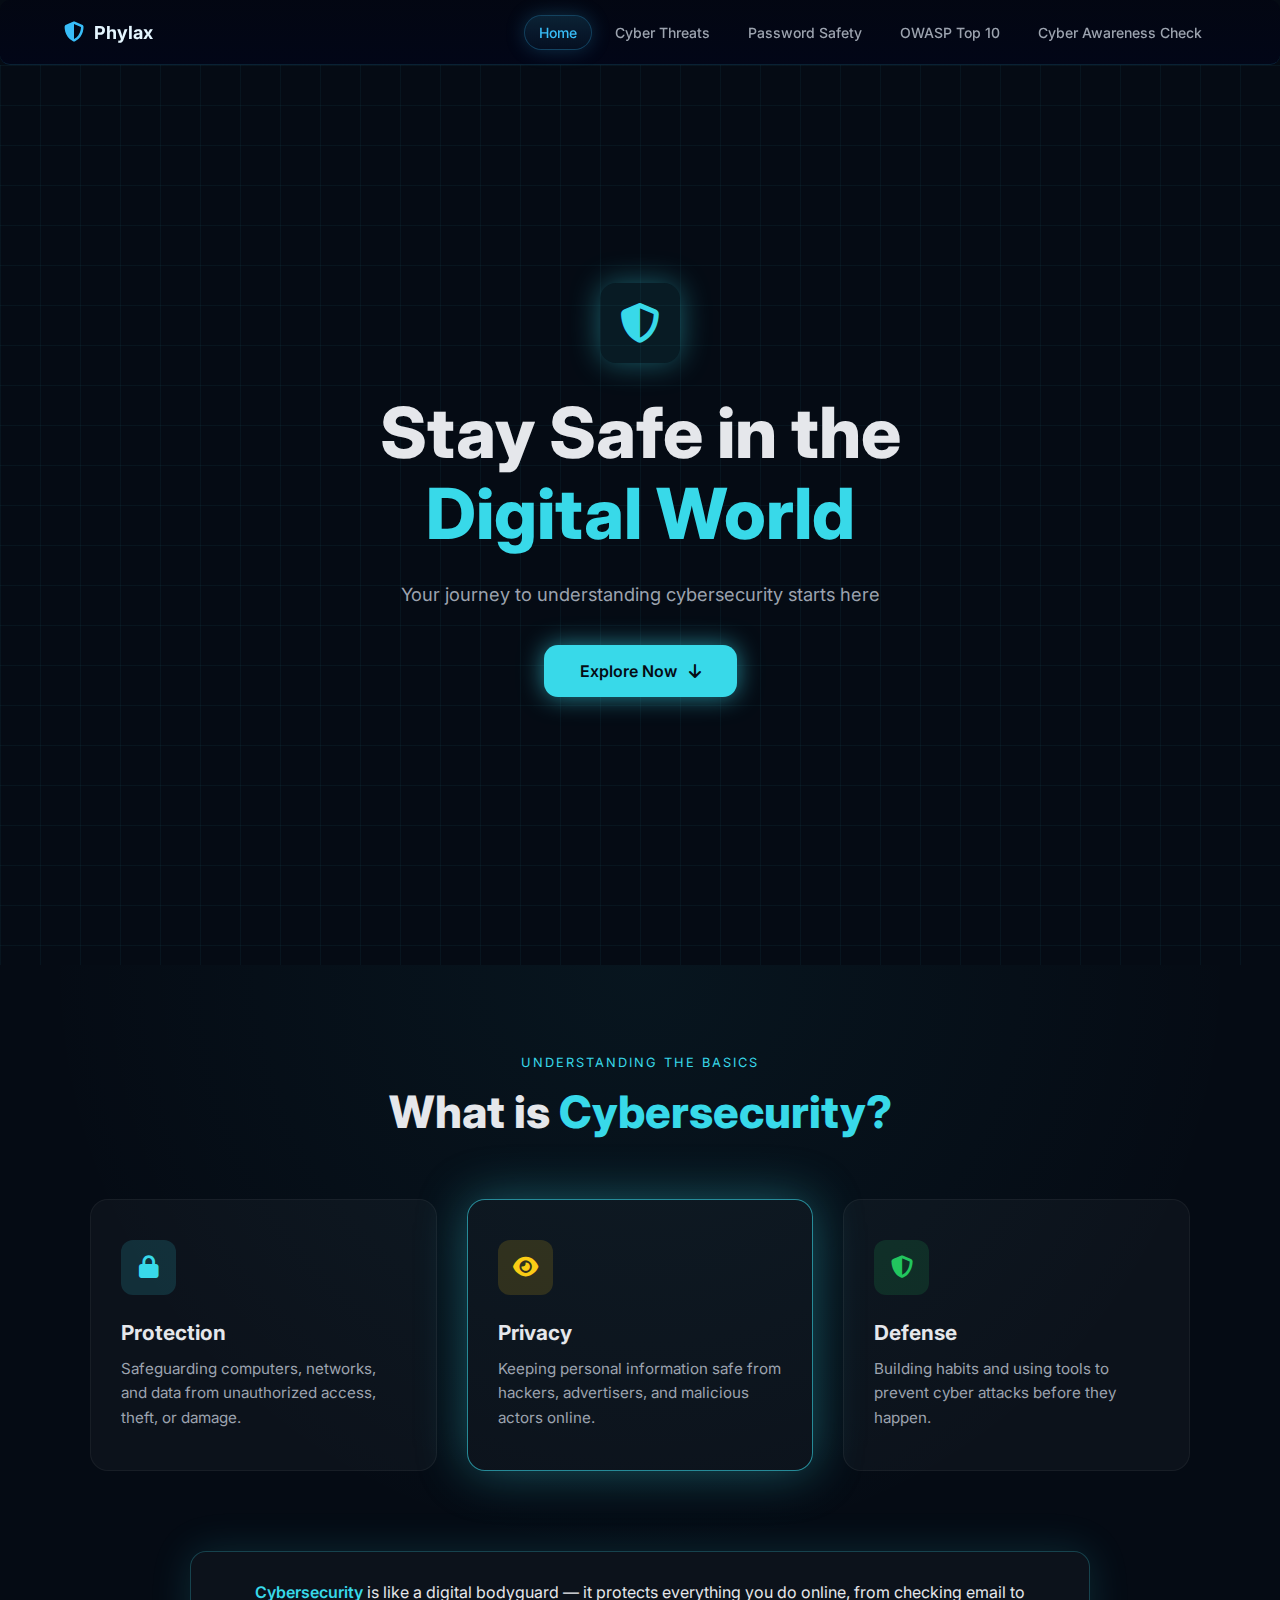
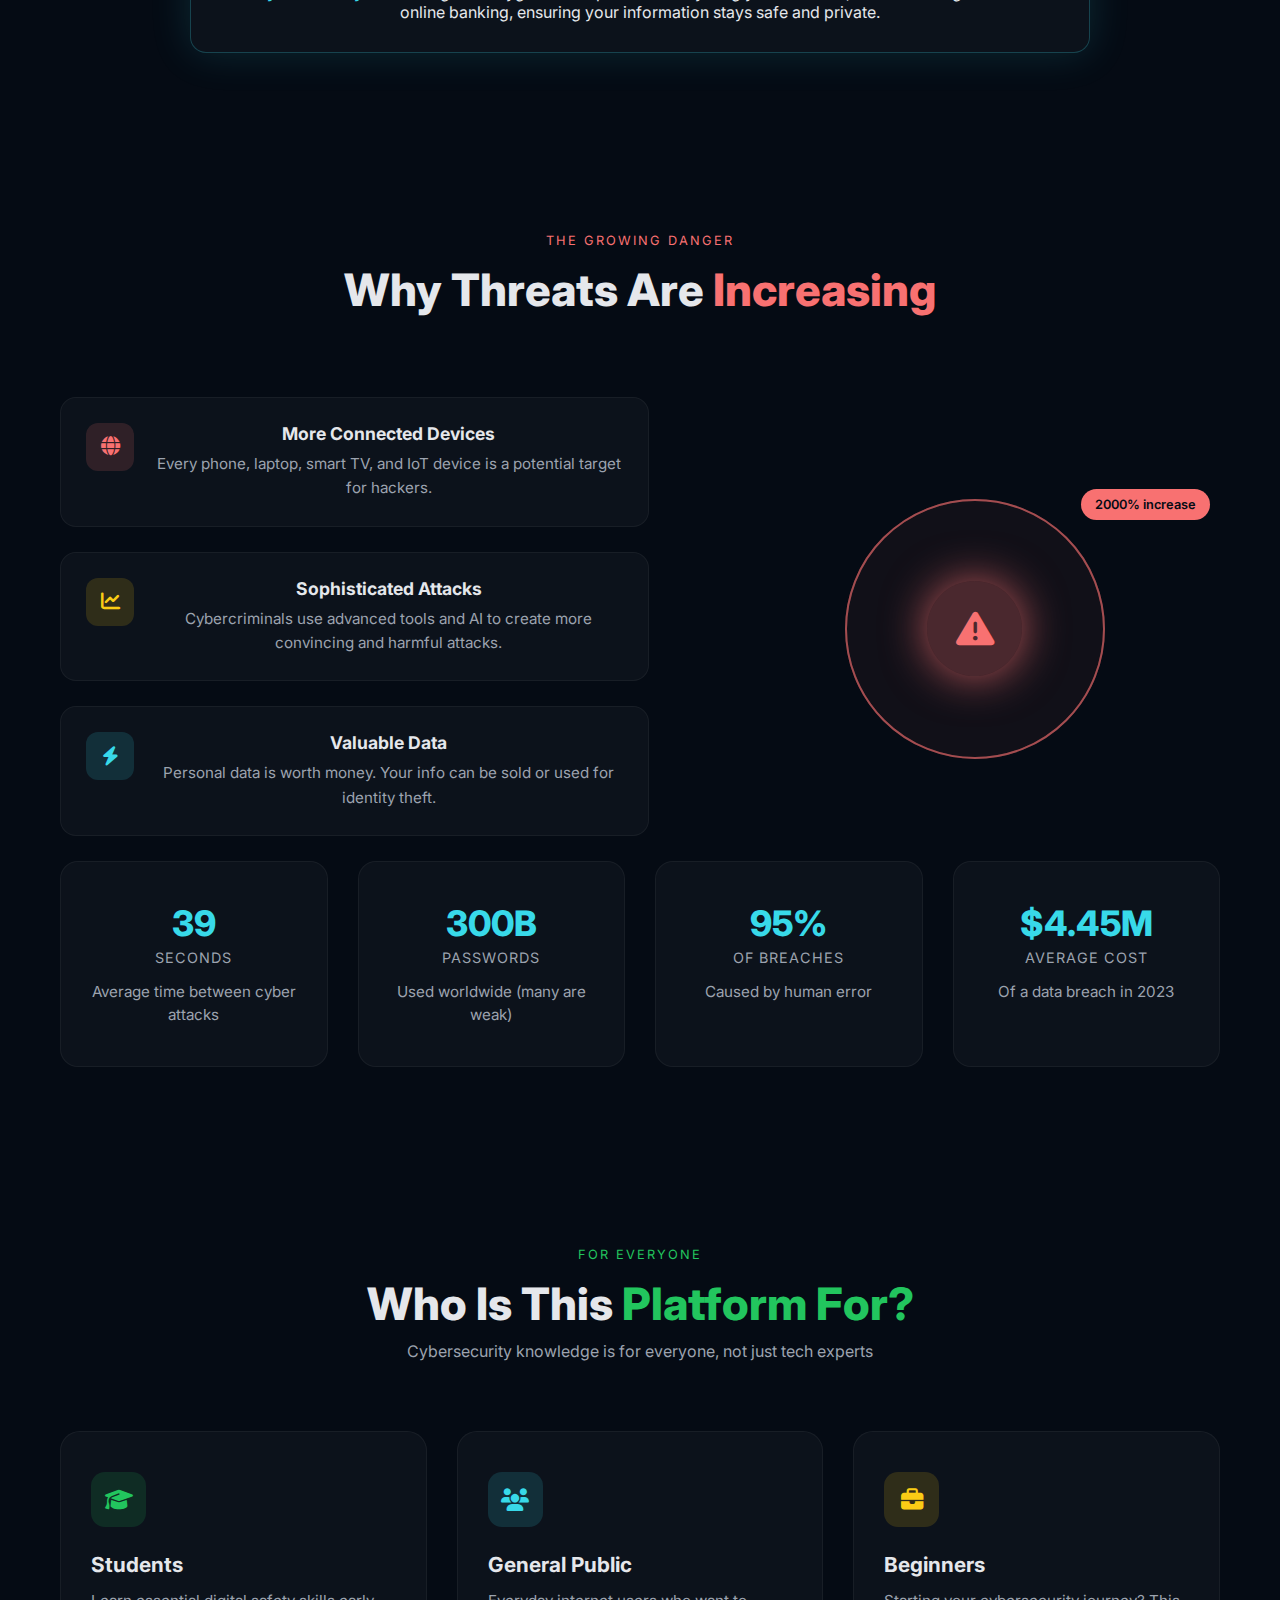
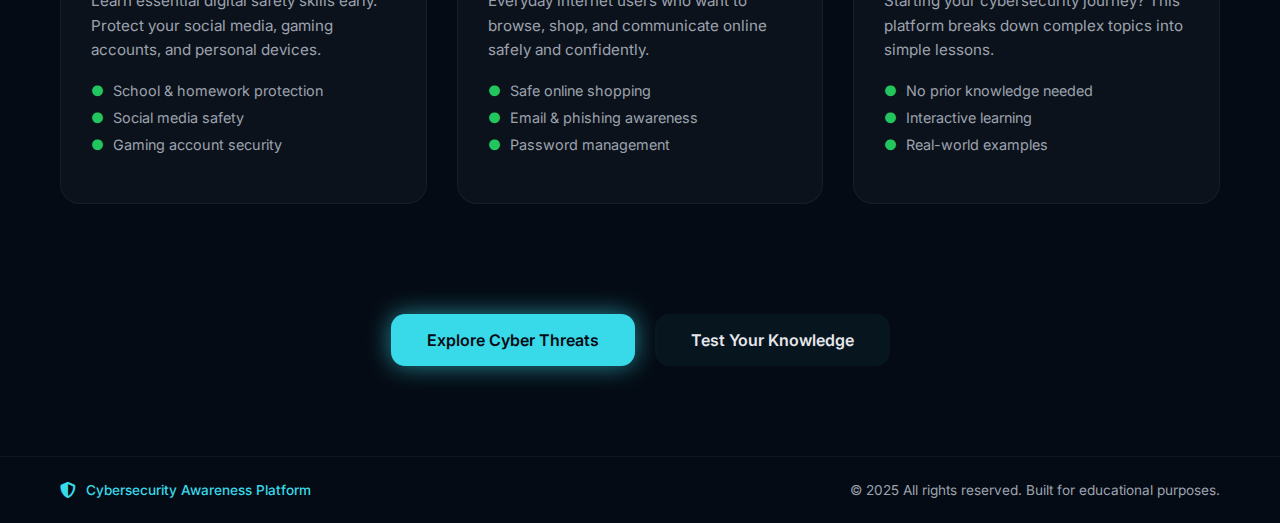
<file: index.html>
<!DOCTYPE html>
<html lang="en">
<head>
    <meta charset="UTF-8">
    <meta name="viewport" content="width=device-width, initial-scale=1.0">
    <title>CyberSafe | Cybersecurity Awareness</title>

    <!-- Google Font -->
    <link href="https://fonts.googleapis.com/css2?family=Inter:wght@400;500;600;700;800&display=swap" rel="stylesheet">

    <!-- Font Awesome -->
    <link rel="stylesheet" href="https://cdnjs.cloudflare.com/ajax/libs/font-awesome/6.5.0/css/all.min.css">

    <!-- CSS -->
    <link rel="stylesheet" href="css/style.css">
</head>
<body>

    <!-- NAVBAR -->
<header class="navbar">
  <div class="navbar-container">
    <div class="logo">
      <i class="fa-solid fa-shield-halved"></i>
      <span>Phylax</span>
    </div>

    <nav class="nav-links">
      <a href="index.html" class="active">Home</a>
      <a href="threats.html">Cyber Threats</a>
      <a href="password-safety.html">Password Safety</a>
      <a href="owasp.html">OWASP Top 10</a>
      <a href="awareness.html">Cyber Awareness Check</a>
    </nav>
  </div>
</header>



    <!-- HERO SECTION -->
    <section class="hero">
        <div class="hero-content">
            <div class="hero-icon">
                <i class="fa-solid fa-shield-halved"></i>
            </div>

            <h1>
                Stay Safe in the <br>
                <span>Digital World</span>
            </h1>

            <p>Your journey to understanding cybersecurity starts here</p>

            <button class="cta-btn">
                Explore Now <i class="fa-solid fa-arrow-down"></i>
            </button>
        </div>
    </section>

    <!-- WHAT IS CYBERSECURITY -->
<section class="cybersecurity">
    <p class="section-tag">UNDERSTANDING THE BASICS</p>
    <h2>What is <span>Cybersecurity?</span></h2>

    <div class="cards">
        <!-- CARD 1 -->
        <div class="card">
            <div class="card-icon blue">
                <i class="fa-solid fa-lock"></i>
            </div>
            <h3>Protection</h3>
            <p>
                Safeguarding computers, networks, and data from unauthorized
                access, theft, or damage.
            </p>
        </div>

        <!-- CARD 2 -->
        <div class="card active">
            <div class="card-icon yellow">
                <i class="fa-solid fa-eye"></i>
            </div>
            <h3>Privacy</h3>
            <p>
                Keeping personal information safe from hackers,
                advertisers, and malicious actors online.
            </p>
        </div>

        <!-- CARD 3 -->
        <div class="card">
            <div class="card-icon green">
                <i class="fa-solid fa-shield-halved"></i>
            </div>
            <h3>Defense</h3>
            <p>
                Building habits and using tools to prevent cyber
                attacks before they happen.
            </p>
        </div>
    </div>

    <div class="definition-box">
        <p>
            <span>Cybersecurity</span> is like a digital bodyguard — it protects
            everything you do online, from checking email to online banking,
            ensuring your information stays safe and private.
        </p>
    </div>
</section>

<!-- WHY THREATS ARE INCREASING -->
<section class="threats">
    <p class="section-tag danger">THE GROWING DANGER</p>
    <h2>Why Threats Are <span class="red">Increasing</span></h2>

    <div class="threats-container">

        <!-- LEFT CARDS -->
        <div class="threat-cards">

            <div class="threat-card">
                <div class="threat-icon red">
                    <i class="fa-solid fa-globe"></i>
                </div>
                <div>
                    <h3>More Connected Devices</h3>
                    <p>
                        Every phone, laptop, smart TV, and IoT device
                        is a potential target for hackers.
                    </p>
                </div>
            </div>

            <div class="threat-card">
                <div class="threat-icon yellow">
                    <i class="fa-solid fa-chart-line"></i>
                </div>
                <div>
                    <h3>Sophisticated Attacks</h3>
                    <p>
                        Cybercriminals use advanced tools and AI
                        to create more convincing and harmful attacks.
                    </p>
                </div>
            </div>

            <div class="threat-card">
                <div class="threat-icon cyan">
                    <i class="fa-solid fa-bolt"></i>
                </div>
                <div>
                    <h3>Valuable Data</h3>
                    <p>
                        Personal data is worth money. Your info can be sold
                        or used for identity theft.
                    </p>
                </div>
            </div>

        </div>

        <!-- RIGHT RADAR -->
        <div class="radar-wrapper">
            <span class="badge">2000% increase</span>

            <div class="radar">
                <div class="pulse"></div>
                <div class="pulse delay"></div>
                <div class="warning-icon">
                    <i class="fa-solid fa-triangle-exclamation"></i>
                </div>
            </div>
        </div>

    </div>

    <!-- STATS INSIDE THREATS -->
<div class="stats-grid threats-stats">

    <div class="stat-card">
        <h3>39</h3>
        <span>seconds</span>
        <p>Average time between cyber attacks</p>
    </div>

    <div class="stat-card">
        <h3>300B</h3>
        <span>passwords</span>
        <p>Used worldwide (many are weak)</p>
    </div>

    <div class="stat-card">
        <h3>95%</h3>
        <span>of breaches</span>
        <p>Caused by human error</p>
    </div>

    <div class="stat-card">
        <h3>$4.45M</h3>
        <span>average cost</span>
        <p>Of a data breach in 2023</p>
    </div>

</div>

</section>

<!-- WHO IS THIS PLATFORM FOR -->
<section class="audience">
    <p class="section-tag green">FOR EVERYONE</p>
    <h2>Who Is This <span>Platform For?</span></h2>
    <p class="subtitle">
        Cybersecurity knowledge is for everyone, not just tech experts
    </p>

    <div class="audience-grid">

        <!-- STUDENTS -->
        <div class="audience-card">
            <div class="audience-icon green">
                <i class="fa-solid fa-graduation-cap"></i>
            </div>
            <h3>Students</h3>
            <p>
                Learn essential digital safety skills early.
                Protect your social media, gaming accounts,
                and personal devices.
            </p>
            <ul>
                <li>School & homework protection</li>
                <li>Social media safety</li>
                <li>Gaming account security</li>
            </ul>
        </div>

        <!-- GENERAL PUBLIC -->
        <div class="audience-card">
            <div class="audience-icon cyan">
                <i class="fa-solid fa-users"></i>
            </div>
            <h3>General Public</h3>
            <p>
                Everyday internet users who want to browse,
                shop, and communicate online safely and confidently.
            </p>
            <ul>
                <li>Safe online shopping</li>
                <li>Email & phishing awareness</li>
                <li>Password management</li>
            </ul>
        </div>

        <!-- BEGINNERS -->
        <div class="audience-card">
            <div class="audience-icon yellow">
                <i class="fa-solid fa-briefcase"></i>
            </div>
            <h3>Beginners</h3>
            <p>
                Starting your cybersecurity journey?
                This platform breaks down complex topics
                into simple lessons.
            </p>
            <ul>
                <li>No prior knowledge needed</li>
                <li>Interactive learning</li>
                <li>Real-world examples</li>
            </ul>
        </div>

    </div>

    <!-- CTA BUTTONS -->
    <div class="audience-cta">
        <button class="cta-btn">Explore Cyber Threats</button>
        <button class="secondary-btn">Test Your Knowledge</button>
    </div>
</section>

<!-- FOOTER -->
<footer class="footer">
    <div class="footer-content">
        <div class="footer-left">
            <i class="fa-solid fa-shield-halved"></i>
            <span>Cybersecurity Awareness Platform</span>
        </div>

        <div class="footer-right">
            © 2025 All rights reserved. Built for educational purposes.
        </div>
    </div>
</footer>

<script src="js/cyber-threats.js"></script>
</body>
</html>
</file>
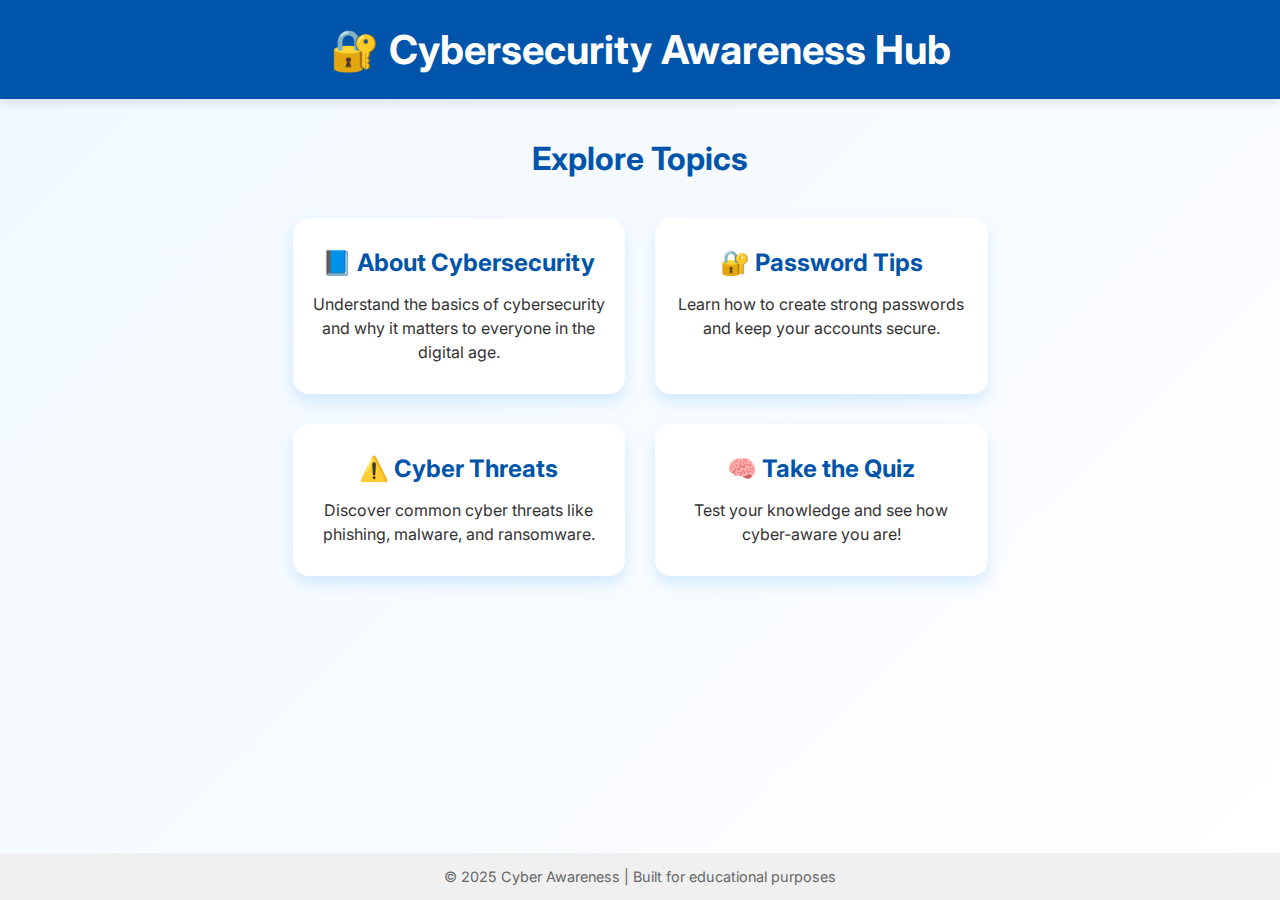
<file: Cyber/index.html>
<!DOCTYPE html>
<html lang="en">
<head>
  <meta charset="UTF-8" />
  <meta name="viewport" content="width=device-width, initial-scale=1" />
  <title>Cybersecurity Awareness Home</title>
  <style>
    @import url('https://fonts.googleapis.com/css2?family=Inter:wght@400;700&display=swap');
 
    * {
      box-sizing: border-box;
      margin: 0;
      padding: 0;
    }

    body {
      font-family: 'Inter', sans-serif;
      background: linear-gradient(135deg, #f0f8ff, #ffffff);
      color: #333;
      min-height: 100vh;
      display: flex;
      flex-direction: column;
    }

    header {
      background-color: #0055aa;
      padding: 25px;
      text-align: center;
      color: white;
      box-shadow: 0 4px 10px rgba(0, 0, 0, 0.1);
    }

    header h1 {
      font-size: 2.5rem;
    }

    main {
      flex-grow: 1;
      padding: 40px 20px;
      max-width: 1200px;
      margin: 0 auto;
    }

    .grid {
      display: grid;
      grid-template-columns: repeat(auto-fit, minmax(250px, 1fr));
      gap: 30px;
      margin-top: 40px;
    }

    .card {
      background: white;
      padding: 30px 20px;
      border-radius: 16px;
      text-align: center;
      box-shadow: 0 8px 16px rgba(0, 128, 255, 0.15);
      transition: transform 0.3s ease, background-color 0.3s ease;
      text-decoration: none;
      color: #333;
    }

    .card:hover {
      transform: translateY(-6px) scale(1.02);
      background-color: #e6f0ff;
    }

    .card h2 {
      font-size: 1.5rem;
      margin-bottom: 15px;
      color: #0055aa;
    }

    .card p {
      font-size: 1rem;
      line-height: 1.5;
    }

    footer {
      background: #f0f0f0;
      padding: 15px;
      text-align: center;
      color: #666;
      font-size: 0.9rem;
    }

    @media (max-width: 600px) {
      header h1 {
        font-size: 1.8rem;
      }
    }
  </style>
</head>
<body>

  <header>
    <h1>🔐 Cybersecurity Awareness Hub</h1>
  </header>

  <main>
    <h2 style="text-align: center; font-size: 2rem; color: #0055aa;">Explore Topics</h2>

    <div class="grid">
      <a href="about.html" class="card">
        <h2>📘 About Cybersecurity</h2>
        <p>Understand the basics of cybersecurity and why it matters to everyone in the digital age.</p>
      </a>
      <a href="passwords.html" class="card">
        <h2>🔐 Password Tips</h2>
        <p>Learn how to create strong passwords and keep your accounts secure.</p>
      </a>
      <a href="threats.html" class="card">
        <h2>⚠️ Cyber Threats</h2>
        <p>Discover common cyber threats like phishing, malware, and ransomware.</p>
      </a>
      <a href="quiz.html" class="card">
        <h2>🧠 Take the Quiz</h2>
        <p>Test your knowledge and see how cyber-aware you are!</p>
      </a>
    </div>
  </main>

  <footer>
    &copy; 2025 Cyber Awareness | Built for educational purposes
  </footer>

</body>
</html>
</file>
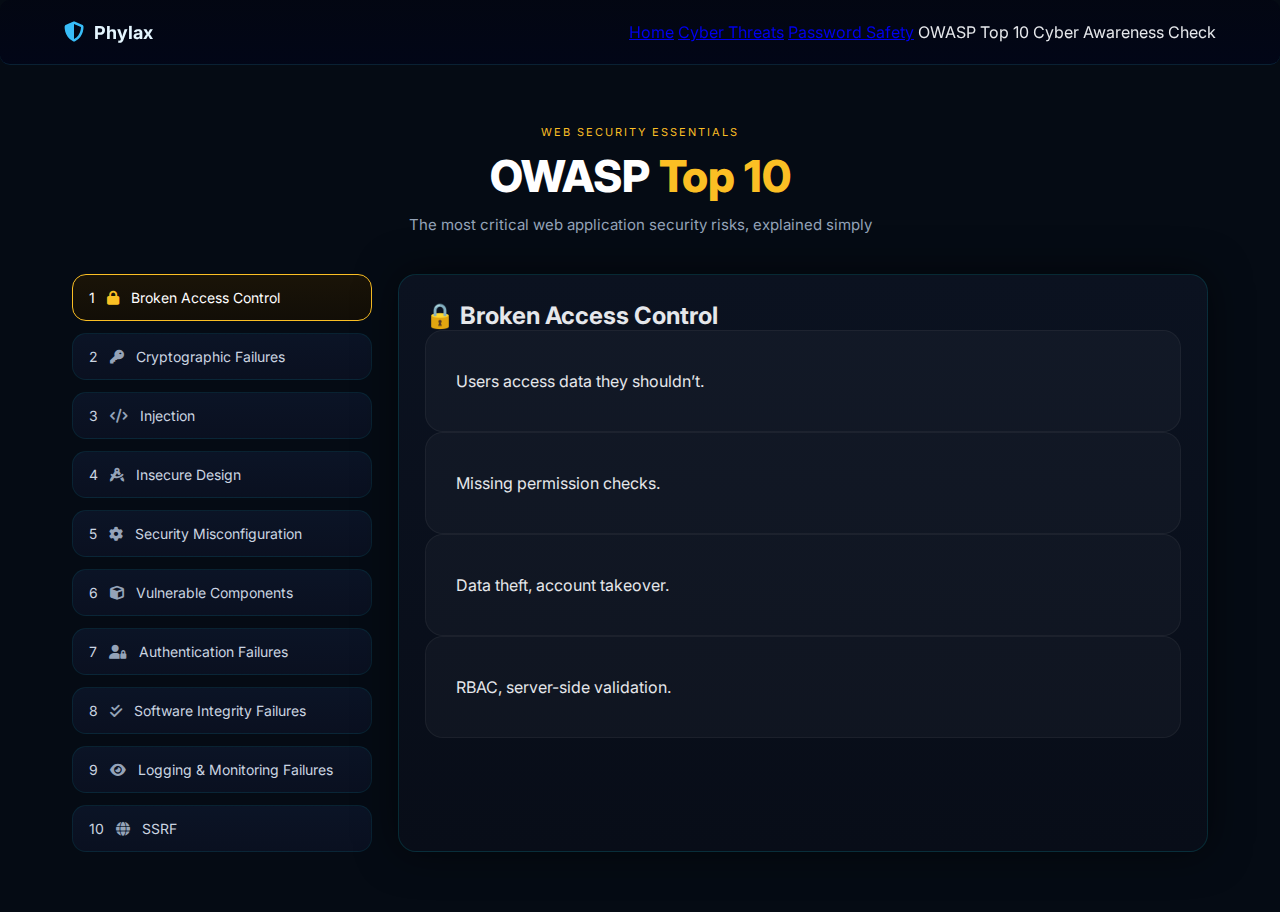
<file: owasp.html>
<!DOCTYPE html>
<html lang="en">

<head>
    <meta charset="UTF-8">
    <meta name="viewport" content="width=device-width, initial-scale=1.0">
    <title>OWASP Top 10 | Phylax</title>

    <link href="https://fonts.googleapis.com/css2?family=Inter:wght@400;500;600;700;800&display=swap" rel="stylesheet">
    <link rel="stylesheet" href="https://cdnjs.cloudflare.com/ajax/libs/font-awesome/6.5.0/css/all.min.css">

    <link rel="stylesheet" href="css/style.css">
    <link rel="stylesheet" href="css/owasp.css">
</head>

<body>

    <header class="navbar">
        <div class="navbar-container">
            <div class="logo">
                <i class="fa-solid fa-shield-halved"></i>
                <span>Phylax</span>
            </div>
            <nav>
                <a href="index.html">Home</a>
                <a href="threats.html">Cyber Threats</a>
                <a href="password-safety.html">Password Safety</a>
                <a class="active">OWASP Top 10</a>
                <a>Cyber Awareness Check</a>
            </nav>
        </div>
    </header>

    <section class="owasp-hero">
        <span class="hero-label">WEB SECURITY ESSENTIALS</span>
        <h1>OWASP <span>Top 10</span></h1>
        <p>The most critical web application security risks, explained simply</p>
    </section>

    <section class="owasp-layout">

        <!-- LEFT -->
        <aside class="owasp-list">
            <button class="owasp-item active" data-owasp="1"><span>1</span><i class="fa-solid fa-lock"></i>Broken Access
                Control</button>
            <button class="owasp-item" data-owasp="2"><span>2</span><i class="fa-solid fa-key"></i>Cryptographic
                Failures</button>
            <button class="owasp-item" data-owasp="3"><span>3</span><i class="fa-solid fa-code"></i>Injection</button>
            <button class="owasp-item" data-owasp="4"><span>4</span><i class="fa-solid fa-drafting-compass"></i>Insecure
                Design</button>
            <button class="owasp-item" data-owasp="5"><span>5</span><i class="fa-solid fa-gear"></i>Security
                Misconfiguration</button>
            <button class="owasp-item" data-owasp="6"><span>6</span><i class="fa-solid fa-cube"></i>Vulnerable
                Components</button>
            <button class="owasp-item" data-owasp="7"><span>7</span><i class="fa-solid fa-user-lock"></i>Authentication
                Failures</button>
            <button class="owasp-item" data-owasp="8"><span>8</span><i class="fa-solid fa-check-double"></i>Software
                Integrity Failures</button>
            <button class="owasp-item" data-owasp="9"><span>9</span><i class="fa-solid fa-eye"></i>Logging & Monitoring
                Failures</button>
            <button class="owasp-item" data-owasp="10"><span>10</span><i class="fa-solid fa-globe"></i>SSRF</button>
        </aside>

        <!-- RIGHT -->
        <main class="owasp-content">

            <div class="owasp-panel active" data-owasp-content="1">
                <h2>🔒 Broken Access Control</h2>
                <div class="card info">Users access data they shouldn’t.</div>
                <div class="card warn">Missing permission checks.</div>
                <div class="card danger">Data theft, account takeover.</div>
                <div class="card safe">RBAC, server-side validation.</div>
            </div>

            <div class="owasp-panel" data-owasp-content="2">
                <h2>🔑 Cryptographic Failures</h2>
                <div class="card info">Sensitive data not encrypted.</div>
                <div class="card warn">Weak crypto, no HTTPS.</div>
                <div class="card danger">Credential leaks.</div>
                <div class="card safe">TLS, strong encryption.</div>
            </div>

            <div class="owasp-panel" data-owasp-content="3">
                <h2>💉 Injection</h2>
                <div class="card info">Malicious input execution.</div>
                <div class="card warn">No input validation.</div>
                <div class="card danger">DB compromise.</div>
                <div class="card safe">Prepared statements.</div>
            </div>

            <div class="owasp-panel" data-owasp-content="4">
                <h2>📐 Insecure Design</h2>
                <div class="card info">Security ignored in design.</div>
                <div class="card warn">No threat modeling.</div>
                <div class="card danger">Systemic flaws.</div>
                <div class="card safe">Secure-by-design.</div>
            </div>

            <div class="owasp-panel" data-owasp-content="5">
                <h2>⚙️ Security Misconfiguration</h2>
                <div class="card info">Bad default configs.</div>
                <div class="card warn">Open services.</div>
                <div class="card danger">System exposure.</div>
                <div class="card safe">Hardening & audits.</div>
            </div>

            <div class="owasp-panel" data-owasp-content="6">
                <h2>📦 Vulnerable Components</h2>
                <div class="card info">Outdated libraries.</div>
                <div class="card warn">No patching.</div>
                <div class="card danger">Known exploits.</div>
                <div class="card safe">Dependency scanning.</div>
            </div>

            <div class="owasp-panel" data-owasp-content="7">
                <h2>🔐 Authentication Failures</h2>
                <div class="card info">Weak auth.</div>
                <div class="card warn">No MFA.</div>
                <div class="card danger">Account takeover.</div>
                <div class="card safe">Strong auth.</div>
            </div>

            <div class="owasp-panel" data-owasp-content="8">
                <h2>✅ Software Integrity Failures</h2>
                <div class="card info">Untrusted updates.</div>
                <div class="card warn">Compromised CI/CD.</div>
                <div class="card danger">Supply chain attacks.</div>
                <div class="card safe">Signing & verification.</div>
            </div>

            <div class="owasp-panel" data-owasp-content="9">
                <h2>👁 Logging & Monitoring</h2>
                <div class="card info">No logging.</div>
                <div class="card warn">No alerts.</div>
                <div class="card danger">Late detection.</div>
                <div class="card safe">SIEM & monitoring.</div>
            </div>

            <div class="owasp-panel" data-owasp-content="10">
                <h2>🌐 SSRF</h2>
                <div class="card info">Server fetch abuse.</div>
                <div class="card warn">Unvalidated URLs.</div>
                <div class="card danger">Cloud metadata leaks.</div>
                <div class="card safe">Allowlists.</div>
            </div>

        </main>
    </section>

    <script src="js/owasp.js"></script>
</body>

</html>
</file>
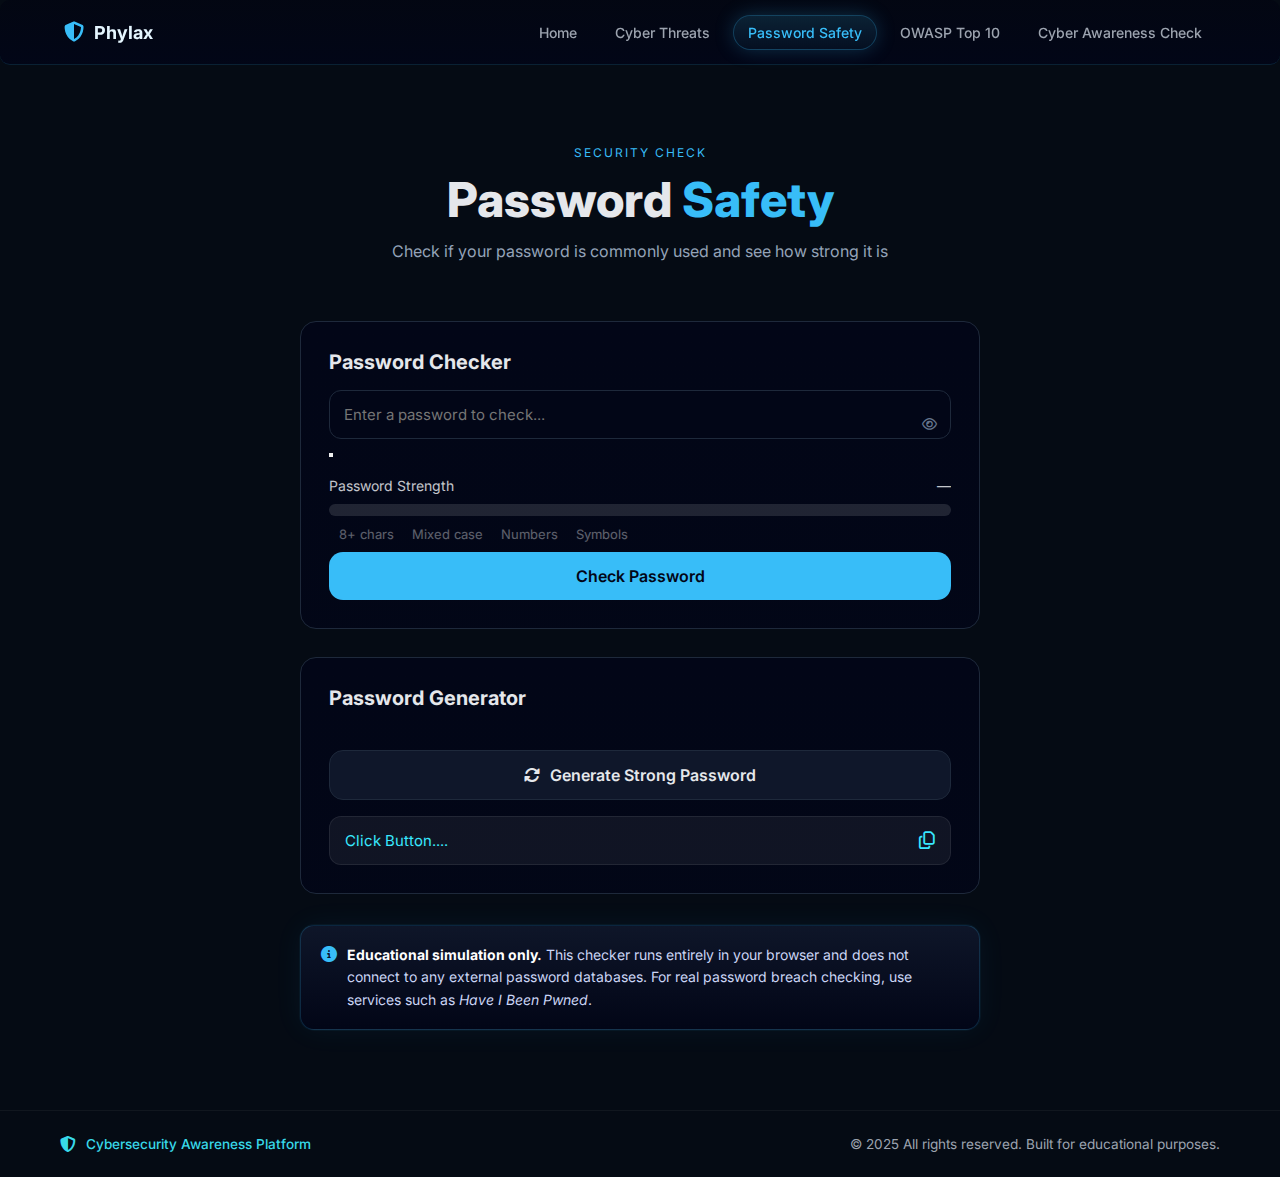
<file: password-safety.html>
<!DOCTYPE html>
<html lang="en">

<head>
    <meta charset="UTF-8">
    <meta name="viewport" content="width=device-width, initial-scale=1.0">
    <title>Password Safety | CyberSafe</title>

    <!-- Google Font -->
    <link href="https://fonts.googleapis.com/css2?family=Inter:wght@400;500;600;700;800&display=swap" rel="stylesheet">

    <!-- Font Awesome -->
    <link rel="stylesheet" href="https://cdnjs.cloudflare.com/ajax/libs/font-awesome/6.5.0/css/all.min.css">

    <!-- Global CSS -->
    <link rel="stylesheet" href="css/style.css">

    <!-- Password Safety CSS -->
    <link rel="stylesheet" href="css/password-safety.css">
</head>

<body>

<header class="navbar">
  <div class="navbar-container">
    <div class="logo">
      <i class="fa-solid fa-shield-halved"></i>
      <span>Phylax</span>
    </div>

    <nav class="nav-links">
      <a href="index.html">Home</a>
      <a href="threats.html">Cyber Threats</a>
      <a href="password-safety.html" class="active">Password Safety</a>
      <a href="owasp.html">OWASP Top 10</a>
      <a href="awareness.html">Cyber Awareness Check</a>
    </nav>
  </div>
</header>

    <!-- HERO -->
    <section class="password-hero">
        <span class="hero-label">SECURITY CHECK</span>
        <h1>Password <span>Safety</span></h1>
        <p>Check if your password is commonly used and see how strong it is</p>
    </section>

    <!-- CONTENT -->
    <section class="password-section">

        <div class="password-card">

            <h2>Password Checker</h2>

            <div class="password-input">
                <input type="password" id="passwordInput" placeholder="Enter a password to check..." />
                <button id="togglePassword">
                    <i class="fa-regular fa-eye"></i>
                </button>
            </div>

            <!-- STRENGTH -->
            <div class="strength-box">
                <div class="strength-label">
                    <span>Password Strength</span>
                    <span id="strengthLabel"></span>
                </div>

                <div class="strength-bar">
                    <div class="strength-fill" id="strengthFill"></div>
                </div>


                <div class="strength-rules">
                    <span id="rule-length">8+ chars</span>
                    <span id="rule-case">Mixed case</span>
                    <span id="rule-number">Numbers</span>
                    <span id="rule-symbol">Symbols</span>
                </div>
            </div>

            <button class="primary-btn" id="checkPasswordBtn">
                Check Password
            </button>

            <div id="passwordResult" class="result-box hidden"></div>
        </div>

        <!-- PASSWORD GENERATOR -->
        <div class="password-card">

            <h2>Password Generator</h2>

            <button class="secondary-btn" id="generatePassword">
                <i class="fa-solid fa-rotate"></i>
                Generate Strong Password
            </button>

            <div class="generated-box">
                <span id="generatedValue">
                    Click Button....
                </span>
                <button id="copyPassword">
                    <i class="fa-regular fa-copy"></i>
                </button>
            </div>

        </div>

        <!-- DISCLAIMER -->
        <div class="password-note">
            <i class="fa-solid fa-circle-info"></i>
            <p>
                <strong>Educational simulation only.</strong>
                This checker runs entirely in your browser and does not connect to any
                external password databases. For real password breach checking, use
                services such as <em>Have I Been Pwned</em>.
            </p>
        </div>

    </section>

    <footer class="footer">
        <div class="footer-content">
            <div class="footer-left">
                <i class="fa-solid fa-shield-halved"></i>
                <span>Cybersecurity Awareness Platform</span>
            </div>

            <div class="footer-right">
                © 2025 All rights reserved. Built for educational purposes.
            </div>
        </div>
    </footer>


    <script src="js/password-safety.js"></script>
</body>

</html>
</file>
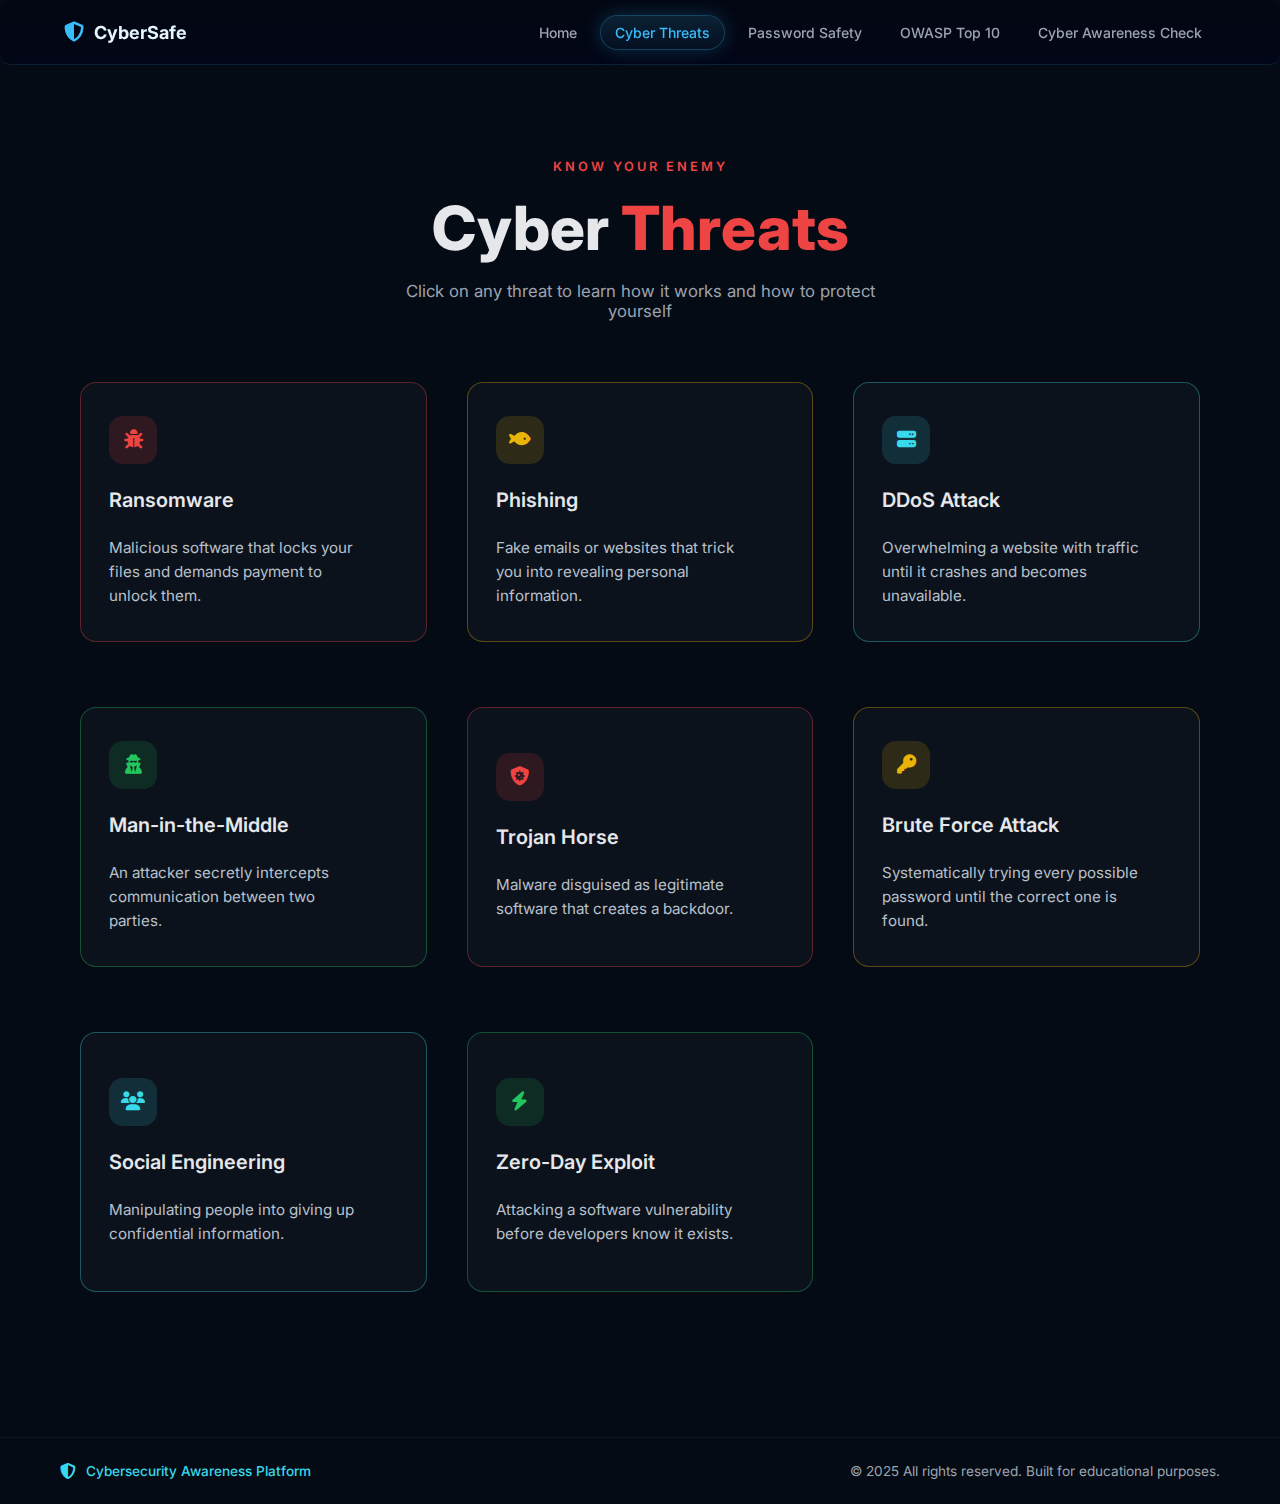
<file: threats.html>
<!DOCTYPE html>
<html lang="en">

<head>
    <meta charset="UTF-8" />
    <meta name="viewport" content="width=device-width, initial-scale=1.0" />
    <title>Cyber Threats | CyberSafe</title>

    <!-- Google Font (same as home) -->
    <link href="https://fonts.googleapis.com/css2?family=Inter:wght@400;500;600;700;800&display=swap" rel="stylesheet">

    <!-- Font Awesome -->
    <link rel="stylesheet" href="https://cdnjs.cloudflare.com/ajax/libs/font-awesome/6.5.0/css/all.min.css">

    <!-- Global CSS -->
    <link rel="stylesheet" href="css/style.css">

    <!-- Cyber Threats Page CSS -->
    <link rel="stylesheet" href="css/cyber-threats.css">
</head>

<body>

    <!-- NAVBAR (reuse same HTML as home) -->
<header class="navbar">
  <div class="navbar-container">
    <div class="logo">
      <i class="fa-solid fa-shield-halved"></i>
      <span>CyberSafe</span>
    </div>

    <nav class="nav-links">
      <a href="index.html">Home</a>
      <a href="threats.html" class="active">Cyber Threats</a>
      <a href="password-safety.html">Password Safety</a>
      <a href="owasp.html">OWASP Top 10</a>
      <a href="awareness.html">Cyber Awareness Check</a>
    </nav>
  </div>
</header>

    <!-- PAGE HEADER -->
    <section class="threats-hero">
        <span class="threats-label">KNOW YOUR ENEMY</span>
        <h1>Cyber <span>Threats</span></h1>
        <p>Click on any threat to learn how it works and how to protect yourself</p>
    </section>

    <!-- THREAT GRID (we will fill next) -->
    <section class="threats-grid-section">
        <div class="threats-grid">



            <div class="threat-card danger" data-type="danger" data-title="Ransomware"
                data-subtitle="Malicious software that locks your files and demands payment to unlock them."
                data-how="Ransomware encrypts your important files such as documents, photos, and videos. It then displays a ransom note demanding payment, usually in cryptocurrency. Even after payment, attackers may not restore your files."
                data-protect="Keep regular backups of important files|Never open suspicious email attachments|Keep your operating system updated|Use reputable antivirus software">

                <div class="threat-icon danger">
                    <i class="fa-solid fa-bug"></i>
                </div>
                <h3>Ransomware</h3>
                <p>Malicious software that locks your files and demands payment to unlock them.</p>
            </div>



            <div class="threat-card warning" data-type="warning" data-title="Phishing"
                data-subtitle="Fake emails or websites that trick you into revealing personal information."
                data-how="Phishing attacks impersonate trusted companies or people. They create urgency to trick users into clicking malicious links or entering passwords on fake websites."
                data-protect="Verify the sender’s email address|Do not click links in unexpected emails|Check for HTTPS and correct URLs|Contact the company directly if unsure">

                <div class="threat-icon warning">
                    <i class="fa-solid fa-fish"></i>
                </div>
                <h3>Phishing</h3>
                <p>Fake emails or websites that trick you into revealing personal information.</p>
            </div>



            <div class="threat-card info" data-type="info" data-title="DDoS Attack"
                data-subtitle="Overwhelming a website with traffic until it crashes and becomes unavailable."
                data-how="DDoS attacks flood a website with massive traffic using infected computers (botnets). Legitimate users are unable to access the service."
                data-protect="Use DDoS protection services|Implement rate limiting|Monitor network traffic|Have an incident response plan">

                <div class="threat-icon info">
                    <i class="fa-solid fa-server"></i>
                </div>
                <h3>DDoS Attack</h3>
                <p>Overwhelming a website with traffic until it crashes and becomes unavailable.</p>
            </div>



            <div class="threat-card success" data-type="success" data-title="Man-in-the-Middle"
                data-subtitle="An attacker secretly intercepts communication between two parties."
                data-how="Attackers position themselves between you and a service to read or modify data. This often happens on unsecured public WiFi networks."
                data-protect="Avoid sensitive actions on public WiFi|Use a VPN for secure connections|Only use HTTPS websites|Enable two-factor authentication">

                <div class="threat-icon success">
                    <i class="fa-solid fa-user-secret"></i>
                </div>
                <h3>Man-in-the-Middle</h3>
                <p>An attacker secretly intercepts communication between two parties.</p>
            </div>



            <div class="threat-card danger" data-type="danger" data-title="Trojan Horse"
                data-subtitle="Malware disguised as legitimate software that creates a backdoor."
                data-how="Trojans appear harmless but secretly install malware. They can steal data, install more malware, or give attackers remote access."
                data-protect="Download software only from official sources|Be careful with free software offers|Keep antivirus software updated|Do not ignore security warnings">

                <div class="threat-icon danger">
                    <i class="fa-solid fa-shield-virus"></i>
                </div>
                <h3>Trojan Horse</h3>
                <p>Malware disguised as legitimate software that creates a backdoor.</p>
            </div>


            <div class="threat-card warning" data-title="Brute Force Attack"
                data-subtitle="Systematically trying every possible password until the correct one is found."
                data-how="Attackers use automated tools to try thousands or millions of passwords. Weak passwords can be cracked very quickly."
                data-protect="Use long and complex passwords|Enable account lockout after failures|Use two-factor authentication|Consider a password manager">

                <div class="threat-icon warning">
                    <i class="fa-solid fa-key"></i>
                </div>
                <h3>Brute Force Attack</h3>
                <p>Systematically trying every possible password until the correct one is found.</p>
            </div>


            <div class="threat-card info" data-type="info" data-title="Social Engineering"
                data-subtitle="Manipulating people into giving up confidential information."
                data-how="Attackers exploit trust, fear, or urgency to trick people into revealing passwords or granting access."
                data-protect="Verify unexpected requests through other channels|Be skeptical of urgent demands|Never share passwords|Learn common manipulation tactics">

                <div class="threat-icon info">
                    <i class="fa-solid fa-users"></i>
                </div>
                <h3>Social Engineering</h3>
                <p>Manipulating people into giving up confidential information.</p>
            </div>


            <div class="threat-card success" data-type="success" data-title="Zero-Day Exploit"
                data-subtitle="Attacking a software vulnerability before developers know it exists."
                data-how="Zero-day vulnerabilities are unknown security flaws. Attackers exploit them before patches are released."
                data-protect="Keep all software updated|Use multiple layers of security|Monitor unusual system behavior|Use software from trusted vendors">

                <div class="threat-icon success">
                    <i class="fa-solid fa-bolt"></i>
                </div>
                <h3>Zero-Day Exploit</h3>
                <p>Attacking a software vulnerability before developers know it exists.</p>
            </div>

        </div>
    </section>




    <!-- Threat Modal -->
    <div id="threatModal" class="modal-overlay hidden">
        <div class="modal" id="modalBox">

            <button class="modal-close" id="closeModal">
                <i class="fa-solid fa-xmark"></i>
            </button>

            <!-- HEADER -->
            <div class="modal-header">
                <div class="modal-icon" id="modalIcon"></div>
                <div class="modal-title-group">
                    <h2 id="modalTitle"></h2>
                    <p class="modal-subtitle" id="modalSubtitle"></p>
                </div>
            </div>

            <!-- BODY -->
            <div class="modal-body">

                <div class="modal-section">
                    <div class="section-header">
                        <span class="step-number step-1">1</span>
                        <h3>How It Works</h3>
                    </div>
                    <p id="modalHow"></p>
                </div>

                <div class="modal-section">
                    <div class="section-header">
                        <span class="step-number step-2">2</span>
                        <h3>How To Protect Yourself</h3>
                    </div>
                    <ul id="modalProtect"></ul>
                </div>

            </div>
        </div>
    </div>



    <!-- FOOTER (reuse same footer) -->
<footer class="footer">
    <div class="footer-content">
        <div class="footer-left">
            <i class="fa-solid fa-shield-halved"></i>
            <span>Cybersecurity Awareness Platform</span>
        </div>

        <div class="footer-right">
            © 2025 All rights reserved. Built for educational purposes.
        </div>
    </div>
</footer>
    <script src="js/cyber-threats.js"></script>

</body>

</html>
</file>
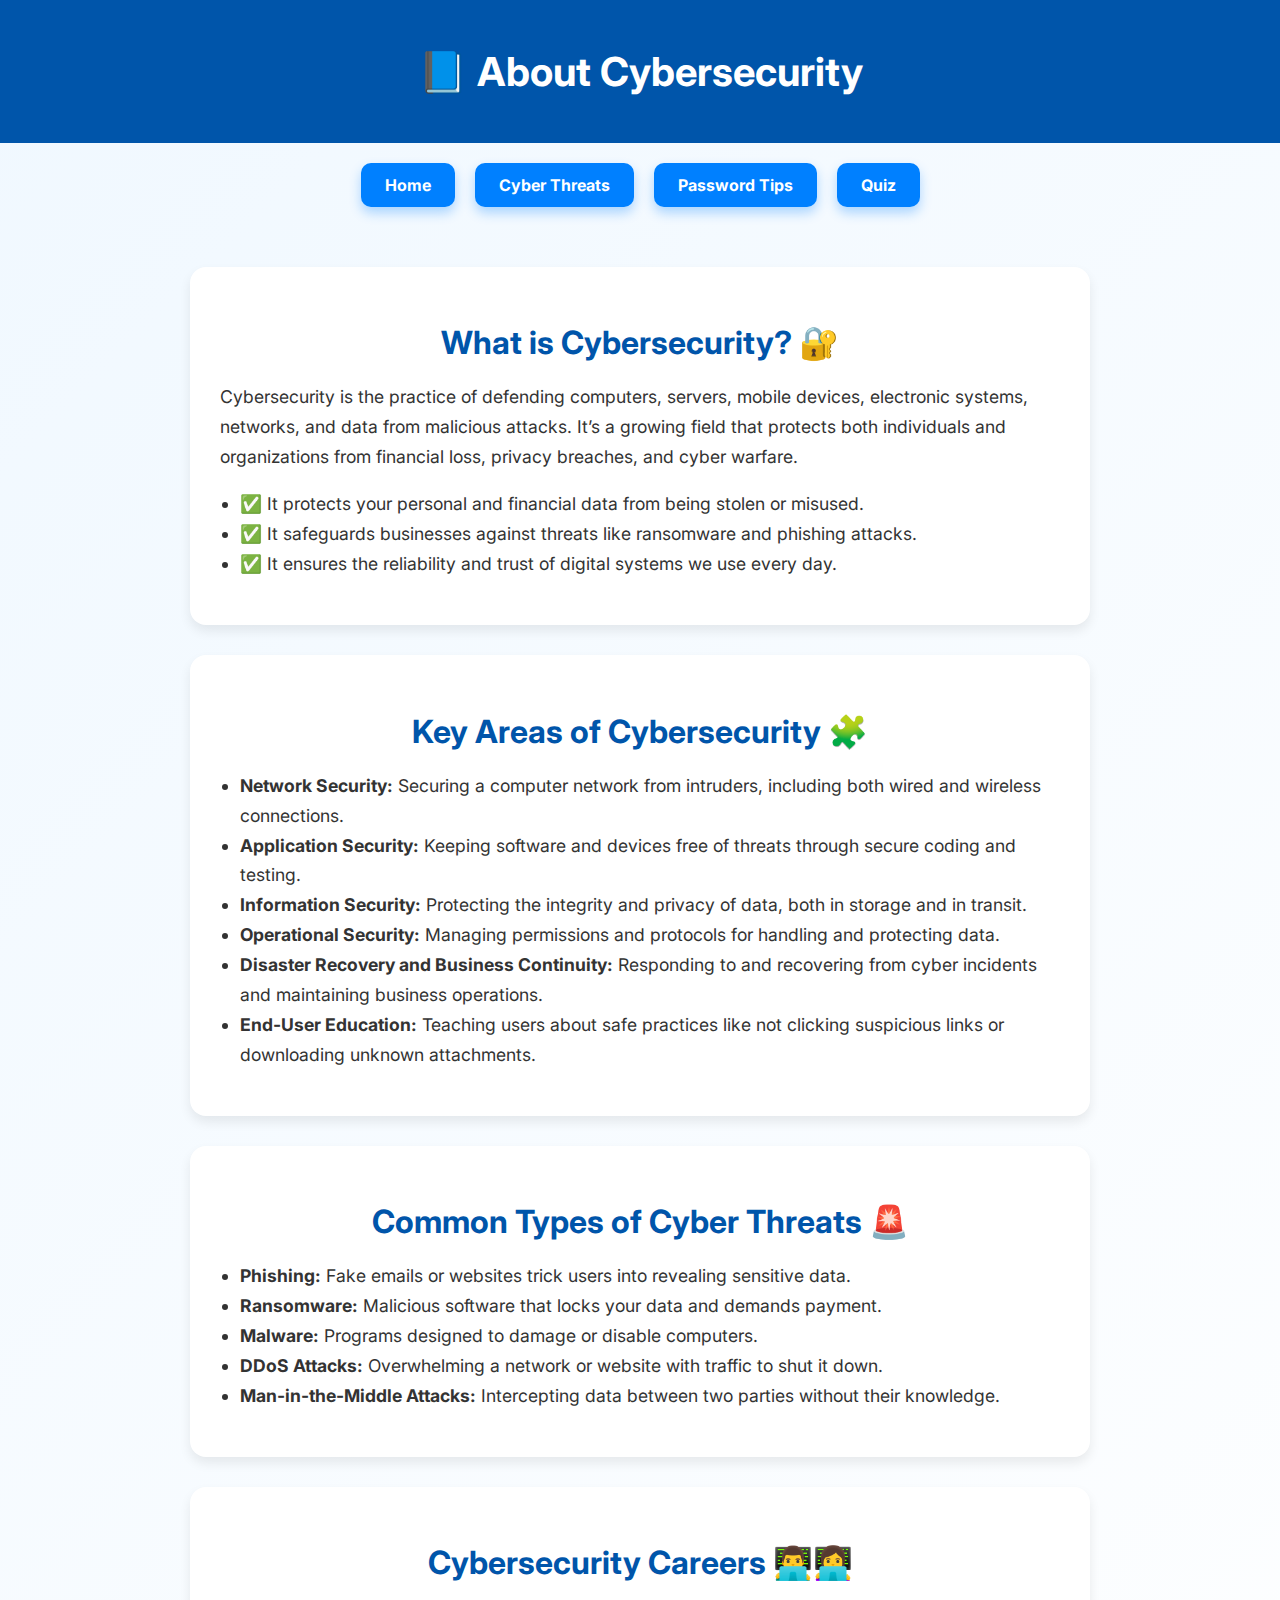
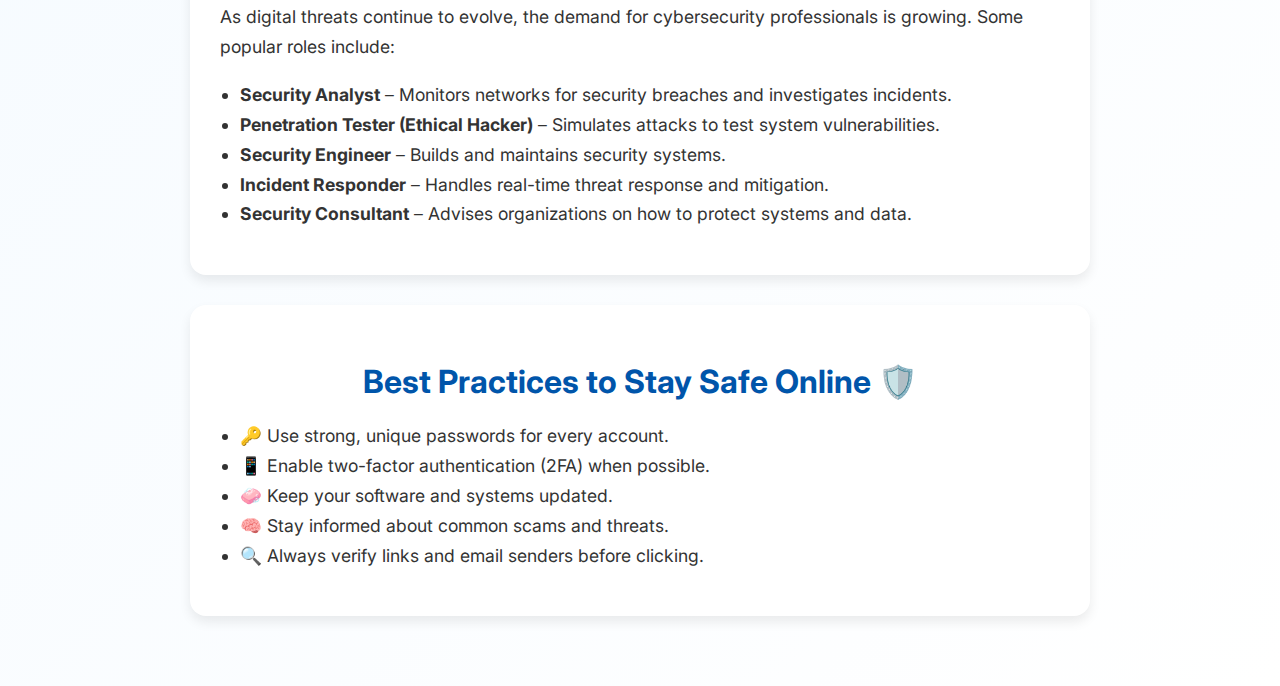
<file: Cyber/about.html>
<!DOCTYPE html>
<html lang="en">
<head>
  <meta charset="UTF-8" />
  <meta name="viewport" content="width=device-width, initial-scale=1" />
  <title>About Cybersecurity</title>
  <link href="https://fonts.googleapis.com/css2?family=Inter:wght@400;700&display=swap" rel="stylesheet">
  <style>
    body {
      margin: 0;
      font-family: 'Inter', sans-serif;
      background: linear-gradient(135deg, #f0f8ff, #ffffff);
      color: #333;
    }

    header {
      background-color: #0055aa;
      padding: 20px;
      text-align: center;
      color: white;
    }

    header h1 {
      font-size: 2.5rem;
    }

    .nav-boxes {
      display: flex;
      justify-content: center;
      flex-wrap: wrap;
      gap: 20px;
      padding: 20px;
    }

    .nav-box {
      background: #0080ff;
      color: white;
      font-weight: bold;
      text-decoration: none;
      padding: 12px 24px;
      border-radius: 10px;
      transition: 0.3s ease;
      box-shadow: 0 6px 12px rgba(0,128,255,0.3);
    }

    .nav-box:hover {
      background: #005bb5;
      transform: translateY(-2px);
    }

    main {
      max-width: 900px;
      margin: 20px auto;
      padding: 20px;
    }

    section {
      background: white;
      padding: 30px;
      border-radius: 16px;
      box-shadow: 0 6px 12px rgba(0,0,0,0.08);
      margin-bottom: 30px;
    }

    h2 {
      color: #0055aa;
      text-align: center;
      font-size: 2rem;
      margin-bottom: 20px;
    }

    p, li {
      font-size: 1.1rem;
      line-height: 1.7;
    }

    ul {
      padding-left: 20px;
    }

    h3 {
      color: #0055aa;
      font-size: 1.5rem;
      margin-top: 25px;
    }
  </style>
</head>
<body>

  <header>
    <h1>📘 About Cybersecurity</h1>
  </header>

  <nav class="nav-boxes">
    <a href="index.html" class="nav-box">Home</a>
    <a href="threats.html" class="nav-box">Cyber Threats</a>
    <a href="passwords.html" class="nav-box">Password Tips</a>
    <a href="quiz.html" class="nav-box">Quiz</a>
  </nav>

  <main>

    <section>
      <h2>What is Cybersecurity? 🔐</h2>
      <p>
        Cybersecurity is the practice of defending computers, servers, mobile devices, electronic systems, networks, and data from malicious attacks. It’s a growing field that protects both individuals and organizations from financial loss, privacy breaches, and cyber warfare.
      </p>
      <ul>
        <li>✅ It protects your personal and financial data from being stolen or misused.</li>
        <li>✅ It safeguards businesses against threats like ransomware and phishing attacks.</li>
        <li>✅ It ensures the reliability and trust of digital systems we use every day.</li>
      </ul>
    </section>

    <section>
      <h2>Key Areas of Cybersecurity 🧩</h2>
      <ul>
        <li><strong>Network Security:</strong> Securing a computer network from intruders, including both wired and wireless connections.</li>
        <li><strong>Application Security:</strong> Keeping software and devices free of threats through secure coding and testing.</li>
        <li><strong>Information Security:</strong> Protecting the integrity and privacy of data, both in storage and in transit.</li>
        <li><strong>Operational Security:</strong> Managing permissions and protocols for handling and protecting data.</li>
        <li><strong>Disaster Recovery and Business Continuity:</strong> Responding to and recovering from cyber incidents and maintaining business operations.</li>
        <li><strong>End-User Education:</strong> Teaching users about safe practices like not clicking suspicious links or downloading unknown attachments.</li>
      </ul>
    </section>

    <section>
      <h2>Common Types of Cyber Threats 🚨</h2>
      <ul>
        <li><strong>Phishing:</strong> Fake emails or websites trick users into revealing sensitive data.</li>
        <li><strong>Ransomware:</strong> Malicious software that locks your data and demands payment.</li>
        <li><strong>Malware:</strong> Programs designed to damage or disable computers.</li>
        <li><strong>DDoS Attacks:</strong> Overwhelming a network or website with traffic to shut it down.</li>
        <li><strong>Man-in-the-Middle Attacks:</strong> Intercepting data between two parties without their knowledge.</li>
      </ul>
    </section>

    <section>
      <h2>Cybersecurity Careers 👨‍💻👩‍💻</h2>
      <p>
        As digital threats continue to evolve, the demand for cybersecurity professionals is growing. Some popular roles include:
      </p>
      <ul>
        <li><strong>Security Analyst</strong> – Monitors networks for security breaches and investigates incidents.</li>
        <li><strong>Penetration Tester (Ethical Hacker)</strong> – Simulates attacks to test system vulnerabilities.</li>
        <li><strong>Security Engineer</strong> – Builds and maintains security systems.</li>
        <li><strong>Incident Responder</strong> – Handles real-time threat response and mitigation.</li>
        <li><strong>Security Consultant</strong> – Advises organizations on how to protect systems and data.</li>
      </ul>
    </section>

    <section>
      <h2>Best Practices to Stay Safe Online 🛡️</h2>
      <ul>
        <li>🔑 Use strong, unique passwords for every account.</li>
        <li>📱 Enable two-factor authentication (2FA) when possible.</li>
        <li>🧼 Keep your software and systems updated.</li>
        <li>🧠 Stay informed about common scams and threats.</li>
        <li>🔍 Always verify links and email senders before clicking.</li>
      </ul>
    </section>

  </main>

</body>
</html>
</file>
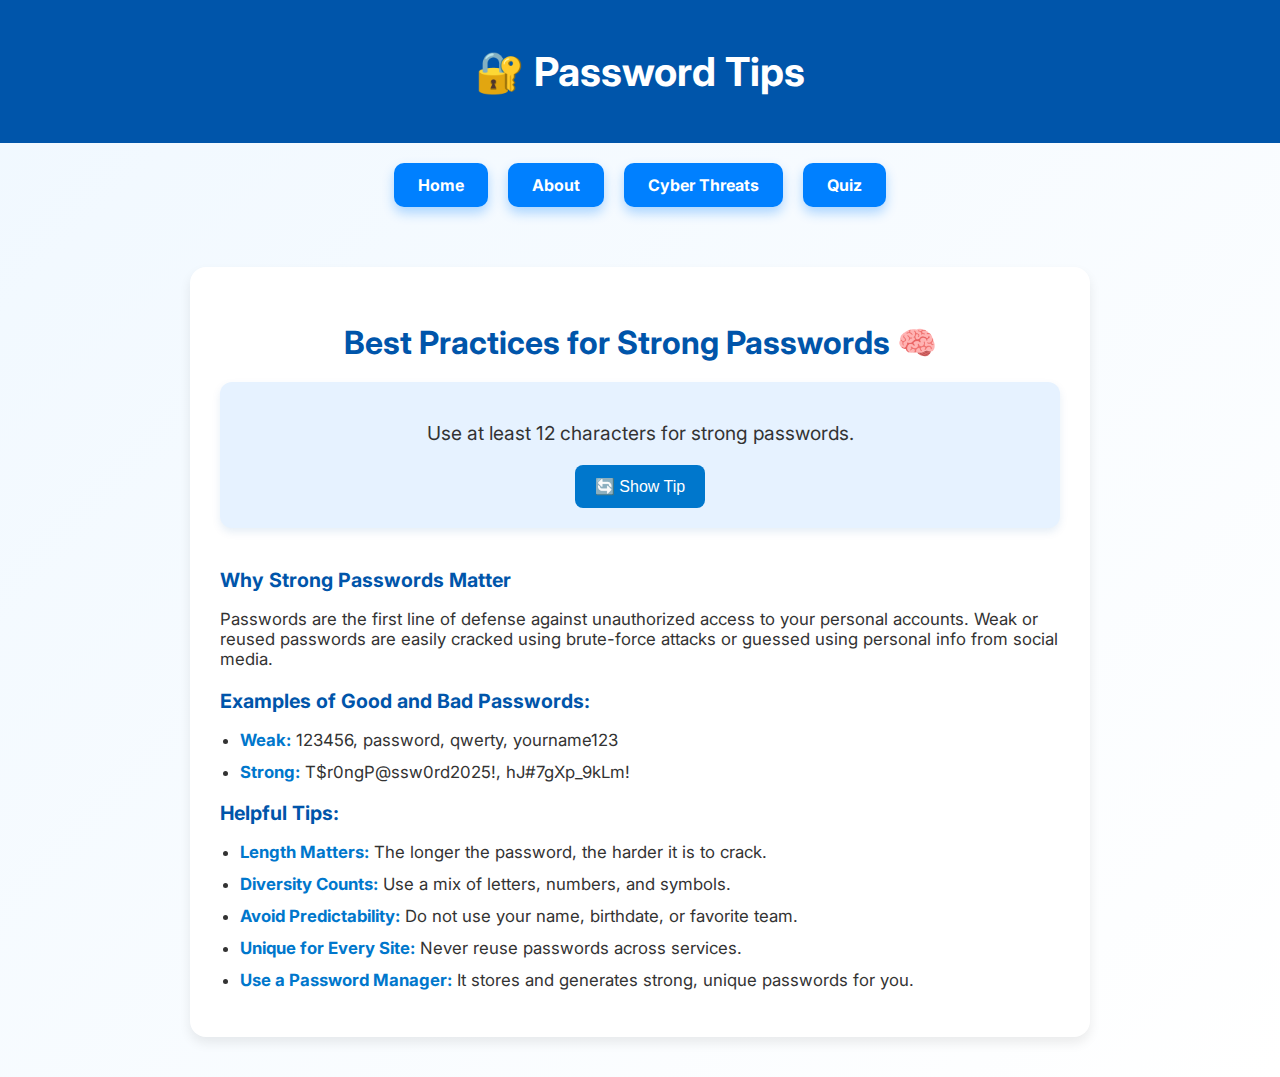
<file: Cyber/passwords.html>
<!DOCTYPE html>
<html lang="en">
<head>
  <meta charset="UTF-8" />
  <meta name="viewport" content="width=device-width, initial-scale=1" />
  <title>Password Tips</title>
  <link href="https://fonts.googleapis.com/css2?family=Inter:wght@400;700&display=swap" rel="stylesheet">
  <style>
    body {
      margin: 0;
      font-family: 'Inter', sans-serif;
      background: linear-gradient(135deg, #f0f8ff, #ffffff);
      color: #333;
    }

    header {
      background-color: #0055aa;
      padding: 20px;
      text-align: center;
      color: white;
    }

    header h1 {
      font-size: 2.5rem;
    }

    .nav-boxes {
      display: flex;
      justify-content: center;
      flex-wrap: wrap;
      gap: 20px;
      padding: 20px;
    }

    .nav-box {
      background: #0080ff;
      color: white;
      font-weight: bold;
      text-decoration: none;
      padding: 12px 24px;
      border-radius: 10px;
      transition: 0.3s ease;
      box-shadow: 0 6px 12px rgba(0,128,255,0.3);
    }

    .nav-box:hover {
      background: #005bb5;
      transform: translateY(-2px);
    }

    main {
      max-width: 900px;
      margin: 20px auto;
      padding: 20px;
    }

    section {
      background: white;
      padding: 30px;
      border-radius: 16px;
      box-shadow: 0 6px 12px rgba(0,0,0,0.08);
      text-align: center;
    }

    h2 {
      color: #0055aa;
      font-size: 2rem;
      margin-bottom: 20px;
    }

    .tip-box {
      background-color: #e6f2ff;
      padding: 20px;
      border-radius: 12px;
      margin-bottom: 30px;
      box-shadow: 0 4px 8px rgba(0, 85, 170, 0.1);
    }

    #tipDisplay {
      font-size: 1.2rem;
      margin-bottom: 20px;
    }

    button {
      padding: 12px 20px;
      background: #0077cc;
      border: none;
      color: white;
      font-size: 1rem;
      border-radius: 8px;
      cursor: pointer;
      transition: background 0.3s ease;
    }

    button:hover {
      background: #005fa3;
    }

    .extra-info {
      margin-top: 40px;
      text-align: left;
      font-size: 1.05rem;
    }

    .extra-info h3 {
      color: #0055aa;
      margin-bottom: 10px;
    }

    .extra-info ul {
      padding-left: 20px;
    }

    .extra-info li {
      margin-bottom: 12px;
    }

    .highlight {
      font-weight: bold;
      color: #0077cc;
    }
  </style>
</head>
<body>

  <header>
    <h1>🔐 Password Tips</h1>
  </header>

  <nav class="nav-boxes">
    <a href="index.html" class="nav-box">Home</a>
    <a href="about.html" class="nav-box">About</a>
    <a href="threats.html" class="nav-box">Cyber Threats</a>
    <a href="quiz.html" class="nav-box">Quiz</a>
  </nav>

  <main>
    <section>
      <h2>Best Practices for Strong Passwords 🧠</h2>

      <!-- Tip Logic Box -->
      <div class="tip-box">
        <p id="tipDisplay">Click the button to get a password tip!</p>
        <button onclick="showTip()">🔄 Show Tip</button>
      </div>

      <!-- Educational Content -->
      <div class="extra-info">
        <h3>Why Strong Passwords Matter</h3>
        <p>
          Passwords are the first line of defense against unauthorized access to your personal accounts.
          Weak or reused passwords are easily cracked using brute-force attacks or guessed using personal info
          from social media.
        </p>

        <h3>Examples of Good and Bad Passwords:</h3>
        <ul>
          <li><span class="highlight">Weak:</span> 123456, password, qwerty, yourname123</li>
          <li><span class="highlight">Strong:</span> T$r0ngP@ssw0rd2025!, hJ#7gXp_9kLm!</li>
        </ul>

        <h3>Helpful Tips:</h3>
        <ul>
          <li><span class="highlight">Length Matters:</span> The longer the password, the harder it is to crack.</li>
          <li><span class="highlight">Diversity Counts:</span> Use a mix of letters, numbers, and symbols.</li>
          <li><span class="highlight">Avoid Predictability:</span> Do not use your name, birthdate, or favorite team.</li>
          <li><span class="highlight">Unique for Every Site:</span> Never reuse passwords across services.</li>
          <li><span class="highlight">Use a Password Manager:</span> It stores and generates strong, unique passwords for you.</li>
        </ul>
      </div>
    </section>
  </main>

  <script>
    const tips = [
      "Use at least 12 characters for strong passwords.",
      "Avoid common words or personal information.",
      "Mix uppercase, lowercase, numbers, and symbols.",
      "Never reuse the same password across multiple sites.",
      "Use a password manager to generate and store passwords.",
      "Enable 2FA (Two-Factor Authentication) wherever possible.",
      "Avoid using dictionary words – try a passphrase like 'Blue$Sky!Run_89'.",
      "Update your passwords regularly, especially after a data breach.",
      "Don't share your passwords, even with friends or coworkers."
    ];

    function showTip() {
      const tip = tips[Math.floor(Math.random() * tips.length)];
      document.getElementById("tipDisplay").textContent = tip;
    }

    window.onload = showTip;
  </script>

</body>
</html>
</file>
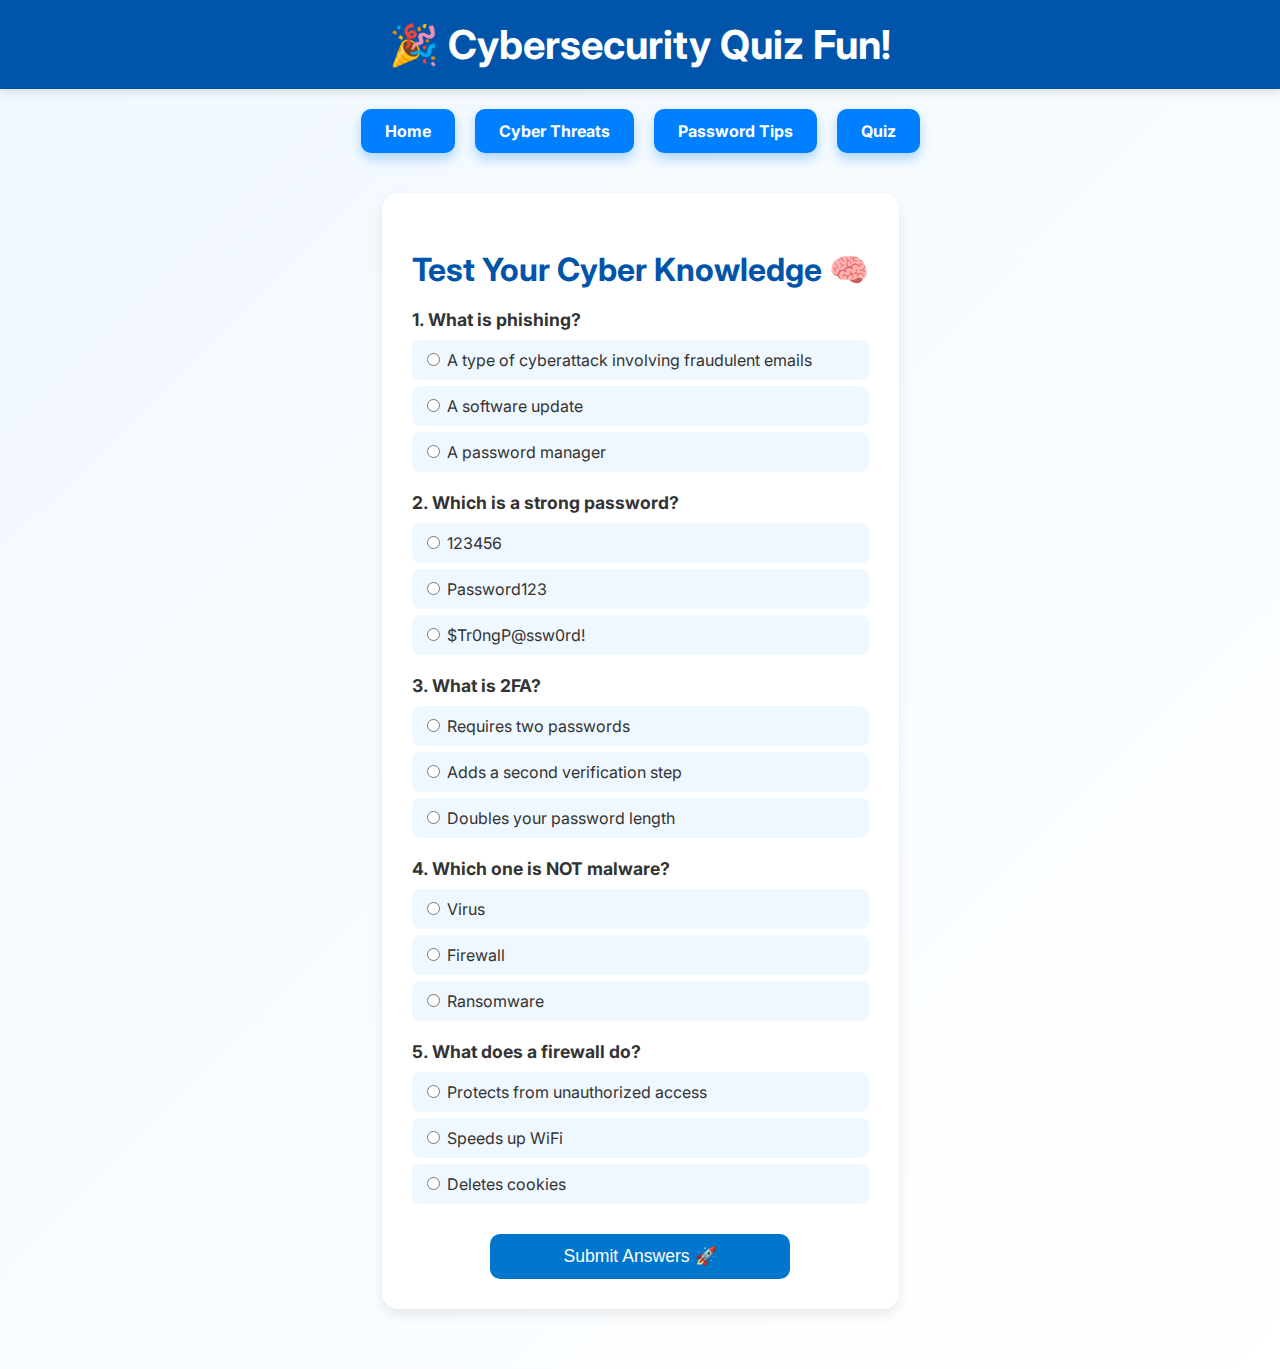
<file: Cyber/quiz.html>
<!DOCTYPE html>
<html lang="en">
<head>
  <meta charset="UTF-8" />
  <meta name="viewport" content="width=device-width, initial-scale=1" />
  <title>Fnn Cybersecurity Quiz</title>
  <style>
    @import url('https://fonts.googleapis.com/css2?family=Inter:wght@400;700&display=swap');

    * {
      box-sizing: border-box;
    }

    body {
      margin: 0;
      font-family: 'Inter', sans-serif;
      background: linear-gradient(135deg, #f0f8ff, #ffffff);
      color: #333;
      display: flex;
      flex-direction: column;
      min-height: 100vh;
    }

    header {
      background-color: #0055aa;
      padding: 20px;
      text-align: center;
      color: white;
      box-shadow: 0 4px 8px rgba(0,0,0,0.1);
    }

    header h1 {
      font-size: 2.5rem;
      margin: 0;
    }

    .nav-boxes {
      display: flex;
      justify-content: center;
      flex-wrap: wrap;
      gap: 20px;
      padding: 20px;
    }

    .nav-box {
      background: #0080ff;
      color: white;
      font-weight: bold;
      text-decoration: none;
      padding: 12px 24px;
      border-radius: 10px;
      transition: all 0.3s ease;
      box-shadow: 0 6px 12px rgba(0,128,255,0.3);
    }

    .nav-box:hover {
      background: #005bb5;
      transform: translateY(-2px);
    }

    main {
      flex-grow: 1;
      max-width: 800px;
      margin: 0 auto 40px;
      padding: 20px;
    }

    section {
      background: #ffffff;
      padding: 30px;
      border-radius: 16px;
      box-shadow: 0 6px 12px rgba(0,0,0,0.08);
      transition: transform 0.2s ease;
    }

    section:hover {
      transform: scale(1.01);
    }

    h2 {
      text-align: center;
      color: #0055aa;
      margin-bottom: 20px;
      font-size: 2rem;
    }

    form p {
      font-size: 1.1rem;
      font-weight: bold;
      margin: 20px 0 10px;
    }

    label {
      display: block;
      background: #f0f8ff;
      padding: 10px;
      border-radius: 8px;
      margin: 6px 0;
      cursor: pointer;
      transition: background-color 0.2s ease;
    }

    label:hover {
      background-color: #dceeff;
    }

    button {
      background-color: #0077cc;
      color: white;
      font-size: 1.1rem;
      padding: 12px 24px;
      border: none;
      border-radius: 10px;
      margin-top: 30px;
      display: block;
      width: 100%;
      max-width: 300px;
      margin-left: auto;
      margin-right: auto;
      transition: background-color 0.3s ease;
    }

    button:hover {
      background-color: #005fa3;
    }

    #quizResult {
      margin-top: 30px;
      font-weight: bold;
      font-size: 1.3rem;
      text-align: center;
      padding: 15px;
      border-radius: 10px;
      background-color: #f0fff0;
      color: #2e7d32;
      box-shadow: 0 4px 10px rgba(0, 128, 0, 0.1);
      display: none;
    }

    .emoji {
      font-size: 2rem;
    }
  </style>
</head>
<body>

  <header>
    <h1>🎉 Cybersecurity Quiz Fun! </h1>
  </header>

  <nav class="nav-boxes">
    <a href="index.html" class="nav-box">Home</a>
    <a href="threats.html" class="nav-box">Cyber Threats</a>
    <a href="passwords.html" class="nav-box">Password Tips</a>
    <a href="quiz.html" class="nav-box">Quiz</a>
  </nav>

  <main>
    <section>
      <h2>Test Your Cyber Knowledge 🧠</h2>
      <form id="quizForm">
        <p>1. What is phishing?</p>
        <label><input type="radio" name="q1" value="a"> A type of cyberattack involving fraudulent emails</label>
        <label><input type="radio" name="q1" value="b"> A software update</label>
        <label><input type="radio" name="q1" value="c"> A password manager</label>

        <p>2. Which is a strong password?</p>
        <label><input type="radio" name="q2" value="a"> 123456</label>
        <label><input type="radio" name="q2" value="b"> Password123</label>
        <label><input type="radio" name="q2" value="c"> $Tr0ngP@ssw0rd!</label>

        <p>3. What is 2FA?</p>
        <label><input type="radio" name="q3" value="a"> Requires two passwords</label>
        <label><input type="radio" name="q3" value="b"> Adds a second verification step</label>
        <label><input type="radio" name="q3" value="c"> Doubles your password length</label>

        <p>4. Which one is NOT malware?</p>
        <label><input type="radio" name="q4" value="a"> Virus</label>
        <label><input type="radio" name="q4" value="b"> Firewall</label>
        <label><input type="radio" name="q4" value="c"> Ransomware</label>

        <p>5. What does a firewall do?</p>
        <label><input type="radio" name="q5" value="a"> Protects from unauthorized access</label>
        <label><input type="radio" name="q5" value="b"> Speeds up WiFi</label>
        <label><input type="radio" name="q5" value="c"> Deletes cookies</label>

        <button type="submit">Submit Answers 🚀</button>
      </form>
      <div id="quizResult"></div>
    </section>
  </main>

  <script>
    const quizForm = document.getElementById("quizForm");
    const quizResult = document.getElementById("quizResult");

    const answers = {
      q1: "a",
      q2: "c",
      q3: "b",
      q4: "b",
      q5: "a"
    };

    quizForm.addEventListener("submit", (e) => {
      e.preventDefault();
      let score = 0;
      const formData = new FormData(quizForm);
      for (let [key, value] of formData.entries()) {
        if (answers[key] === value) {
          score++;
        }
      }

      let message = "";
      if (score === 5) {
        message = `🎉 Perfect! You're a cyber pro! (5/5)`;
        quizResult.style.backgroundColor = "#e6ffed";
        quizResult.style.color = "#2e7d32";
      } else if (score >= 3) {
        message = `😎 Good job! You scored ${score}/5.`;
        quizResult.style.backgroundColor = "#fff9c4";
        quizResult.style.color = "#f57f17";
      } else {
        message = `😕 Keep practicing! You scored ${score}/5.`;
        quizResult.style.backgroundColor = "#ffe0e0";
        quizResult.style.color = "#c62828";
      }

      quizResult.textContent = message;
      quizResult.style.display = "block";
    });
  </script>

</body>
</html>
</file>
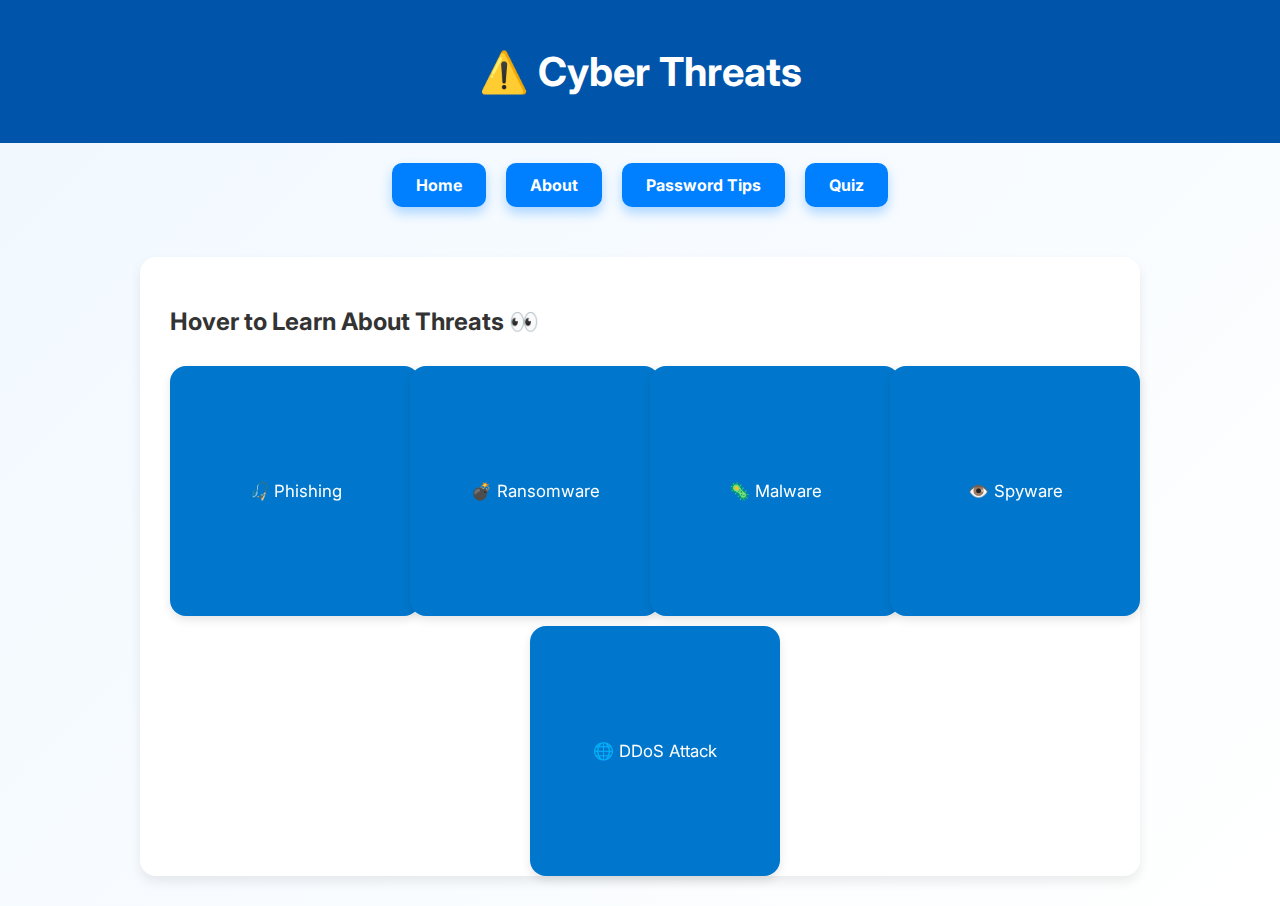
<file: Cyber/threats.html>
<!DOCTYPE html>
<html lang="en">
<head>
  <meta charset="UTF-8" />
  <meta name="viewport" content="width=device-width, initial-scale=1" />
  <title>Cyber Threats</title>
  <link href="https://fonts.googleapis.com/css2?family=Inter:wght@400;700&display=swap" rel="stylesheet">
  <style>
    body {
      margin: 0;
      font-family: 'Inter', sans-serif;
      background: linear-gradient(135deg, #f0f8ff, #ffffff);
      color: #333;
    }

    header {
      background-color: #0055aa;
      padding: 20px;
      text-align: center;
      color: white;
    }

    header h1 {
      font-size: 2.5rem;
    }

    .nav-boxes {
      display: flex;
      justify-content: center;
      flex-wrap: wrap;
      gap: 20px;
      padding: 20px;
    }

    .nav-box {
      background: #0080ff;
      color: white;
      font-weight: bold;
      text-decoration: none;
      padding: 12px 24px;
      border-radius: 10px;
      transition: 0.3s ease;
      box-shadow: 0 6px 12px rgba(0,128,255,0.3);
    }

    .nav-box:hover {
      background: #005bb5;
      transform: translateY(-2px);
    }

    main {
      max-width: 1000px;
      margin: 0 auto;
      padding: 30px;
    }

    section {
      background: white;
      padding: 30px;
      border-radius: 16px;
      box-shadow: 0 6px 12px rgba(0,0,0,0.08);
    }

  .card-grid {
  display: flex;
  flex-wrap: wrap;
  gap: 40px 20px; /* 40px vertical gap, 20px horizontal */
  justify-content: center;
  margin-top: 30px;
}


    .card {
      width: 220px;
      height: 220px;
      perspective: 1000px;
    }

    .card-inner {
      width: 100%;
      height: 100%;
      transition: transform 0.6s;
      transform-style: preserve-3d;
      position: relative;
    }

    .card:hover .card-inner {
      transform: rotateY(180deg);
    }

    .card-front, .card-back {
      backface-visibility: hidden;
      position: absolute;
      width: 100%;
      height: 100%;
      border-radius: 16px;
      display: flex;
      align-items: center;
      justify-content: center;
      padding: 15px;
      text-align: center;
      font-size: 1.05rem;
      box-shadow: 0 4px 10px rgba(0,0,0,0.1);
    }

    .card-front {
      background-color: #0077cc;
      color: white;
    }

    .card-back {
      background-color: #f0f8ff;
      color: #333;
      transform: rotateY(180deg);
    }
  </style>
</head>
<body>

  <header>
    <h1>⚠️ Cyber Threats</h1>
  </header>

  <nav class="nav-boxes">
    <a href="index.html" class="nav-box">Home</a>
    <a href="about.html" class="nav-box">About</a>
    <a href="passwords.html" class="nav-box">Password Tips</a>
    <a href="quiz.html" class="nav-box">Quiz</a>
  </nav>

  <main>
    <section>
      <h2>Hover to Learn About Threats 👀</h2>
      <div class="card-grid">
        <div class="card">
          <div class="card-inner">
            <div class="card-front">🎣 Phishing</div>
            <div class="card-back">
Phishing is the practice of sending fraudulent communications that appear to come from a legitimate and reputable source, usually through email and text messaging.            </div>
          </div>
        </div>
        <div class="card">
          <div class="card-inner">
            <div class="card-front">💣 Ransomware</div>
            <div class="card-back">
              A type of malware that locks or encrypts your files and demands payment to unlock them.
            </div>
          </div>
        </div>
        <div class="card">
          <div class="card-inner">
            <div class="card-front">🦠 Malware</div>
            <div class="card-back">
              Malicious software designed to harm your device, steal information, or gain unauthorized access.
            </div>
          </div>
        </div>
        <div class="card">
          <div class="card-inner">
            <div class="card-front">👁️ Spyware</div>
            <div class="card-back">
              Software that secretly monitors your activity and collects sensitive information without consent.
            </div>
          </div>
        </div>
        <div class="card">
          <div class="card-inner">
            <div class="card-front">🌐 DDoS Attack</div>
            <div class="card-back">
DDoS Attack means "Distributed Denial-of-Service (DDoS) Attack" and it is a cybercrime in which the attacker floods a server with internet traffic to prevent users from accessing connected online services and sites            </div>
          </div>
        </div>
      </div>
    </section>
  </main>

</body>
</html>
</file>
<file: css/owasp.css>
/* ===============================
   HERO
================================ */
.owasp-hero {
  text-align: center;
  padding: 60px 20px 40px;
}

.owasp-hero .hero-label {
  font-size: 11px;
  letter-spacing: 2px;
  color: #fbbf24;
  display: block;
  margin-bottom: 10px;
}

.owasp-hero h1 {
  font-size: 44px;
  font-weight: 800;
  color: #fff;
}

.owasp-hero h1 span {
  color: #fbbf24;
}

.owasp-hero p {
  margin-top: 12px;
  color: #94a3b8;
  font-size: 15px;
}

/* ===============================
   LAYOUT
================================ */
.owasp-layout {
  display: grid;
  grid-template-columns: 300px 1fr;
  gap: 26px;
  max-width: 1200px;
  margin: 0 auto;
  padding: 0 32px 60px;
  align-items: stretch;
}

/* ===============================
   LEFT LIST
================================ */
.owasp-list {
  display: flex;
  flex-direction: column;
  gap: 12px;
}

.owasp-item {
  display: flex;
  align-items: center;
  gap: 12px;
  padding: 14px 16px;
  border-radius: 14px;
  background: linear-gradient(180deg, #0b1426, #0a1020);
  border: 1px solid rgba(0, 255, 255, 0.08);
  color: #cbd5e1;
  font-size: 14px;
  cursor: pointer;
  transition: all 0.25s ease;
}

.owasp-item i {
  color: #94a3b8;
  font-size: 14px;
}

.owasp-item:hover {
  border-color: rgba(0, 255, 255, 0.35);
}

.owasp-item.active {
  background: linear-gradient(180deg, #1a1408, #120e07);
  border: 1px solid #fbbf24;
  color: #fff;
}

.owasp-item.active i {
  color: #fbbf24;
}

.owasp-num {
  width: 24px;
  height: 24px;
  border-radius: 50%;
  background: #0f172a;
  display: flex;
  align-items: center;
  justify-content: center;
  font-size: 12px;
  color: #94a3b8;
}

.owasp-item.active .owasp-num {
  background: #fbbf24;
  color: #000;
  font-weight: 700;
}

/* ===============================
   RIGHT CONTENT
================================ */
.owasp-content {
  min-height: 520px;
  display: flex;
}

.owasp-panel {
  display: none;
  flex-direction: column;
  width: 100%;
  padding: 26px;
  border-radius: 18px;
  background: linear-gradient(180deg, #0b1220, #080d18);
  border: 1px solid rgba(0, 255, 255, 0.12);
  box-shadow: 0 0 40px rgba(0, 0, 0, 0.55);
}

.owasp-panel.active {
  display: flex;
}

/* ===============================
   HEADER
================================ */
.owasp-header {
  display: flex;
  align-items: center;
  gap: 14px;
  margin-bottom: 18px;
}

.owasp-icon {
  width: 36px;
  height: 36px;
  border-radius: 10px;
  background: #1f2933;
  display: flex;
  align-items: center;
  justify-content: center;
  color: #fbbf24;
  font-size: 16px;
}

.owasp-header h2 {
  font-size: 24px;
  font-weight: 700;
  color: #fff;
}

.owasp-header h2 span {
  color: #fbbf24;
  margin-right: 6px;
}

/* ===============================
   BODY
================================ */
.owasp-body {
  display: flex;
  flex-direction: column;
  gap: 14px;
}

/* ===============================
   CARDS
================================ */
.owasp-card {
  padding: 16px 18px;
  border-radius: 14px;
  border: 1px solid transparent;
}

.owasp-card h3 {
  font-size: 15px;
  font-weight: 600;
  margin-bottom: 6px;
  display: flex;
  align-items: center;
  gap: 8px;
}

.owasp-card p {
  font-size: 14px;
  line-height: 1.6;
  color: #cbd5e1;
}

/* COLORS */
.owasp-card.info {
  background: linear-gradient(180deg, #062733, #041b24);
  border-color: rgba(0, 255, 255, 0.35);
}

.owasp-card.info h3 {
  color: #22d3ee;
}

.owasp-card.warning {
  background: linear-gradient(180deg, #241a08, #1a1206);
  border-color: rgba(251, 191, 36, 0.35);
}

.owasp-card.warning h3 {
  color: #fbbf24;
}

.owasp-card.danger {
  background: linear-gradient(180deg, #2a0d12, #1e0a0e);
  border-color: rgba(239, 68, 68, 0.35);
}

.owasp-card.danger h3 {
  color: #ef4444;
}

.owasp-card.success {
  background: linear-gradient(180deg, #06271a, #041c13);
  border-color: rgba(34, 197, 94, 0.35);
}

.owasp-card.success h3 {
  color: #22c55e;
}
</file>
<file: css/password-safety.css>
/* =========================
   PASSWORD SAFETY PAGE
   ========================= */

.password-hero {
    text-align: center;
    padding: 80px 20px 60px;
}

.hero-label {
    font-size: 12px;
    letter-spacing: 2px;
    color: #38bdf8;
    display: block;
    margin-bottom: 10px;
}

.password-hero h1 {
    font-size: 48px;
    font-weight: 800;
}

.password-hero h1 span {
    color: #38bdf8;
}

.password-hero p {
    margin-top: 12px;
    color: #94a3b8;
    font-size: 16px;
}

/* ========================= */

.password-section {
    max-width: 720px;
    margin: 0 auto 80px;
    padding: 0 20px;
    display: flex;
    flex-direction: column;
    gap: 28px;
}

/* CARD BASE */
.password-card {
    background: linear-gradient(180deg, #020617, #020617ee);
    border: 1px solid #1e293b;
    border-radius: 16px;
    padding: 28px;
}

.password-card h2 {
    font-size: 20px;
    margin-bottom: 16px;
}

/* INPUT */
.password-input {
    position: relative;
}

.password-input input {
    width: 100%;
    padding: 14px 44px 14px 14px;
    border-radius: 12px;
    background: #020617;
    border: 1px solid #1e293b;
    color: #e5e7eb;
    font-size: 15px;
}

.password-input i {
    position: absolute;
    right: 14px;
    top: 50%;
    transform: translateY(-50%);
    color: #64748b;
}

/* PLACEHOLDERS (TEMP) */
.strength-placeholder,
.generated-placeholder {
    height: 24px;
    margin: 16px 0;
    border-radius: 8px;
    background: #020617;
    border: 1px dashed #1e293b;
}

/* BUTTONS */
.primary-btn {
    width: 100%;
    padding: 14px;
    border-radius: 14px;
    background: #38bdf8;
    border: none;
    font-weight: 600;
    font-size: 16px;
    color: #020617;
}

.secondary-btn {
    width: 100%;
    padding: 14px;
    border-radius: 14px;
    background: #0f172a;
    border: 1px solid #1e293b;
    color: #e5e7eb;
    font-weight: 600;
    display: flex;
    align-items: center;
    justify-content: center;
    gap: 10px;
}

/* DISCLAIMER */
.disclaimer-card {
    display: flex;
    gap: 12px;
    align-items: flex-start;
    background: #020617;
    border: 1px solid #1e293b;
    border-radius: 14px;
    padding: 18px;
    color: #94a3b8;
    font-size: 14px;
}

.disclaimer-card i {
    color: #38bdf8;
    margin-top: 2px;
}


/* STRENGTH BOX */


/* Strength Bar Container */
.strength-bar{
  height: 12px;
  border-radius: 999px;
  background: rgba(255,255,255,0.08);
  overflow: hidden;
  margin-top: 10px;
}

/* Animated Fill */
.strength-fill{
  height: 100%;
  width: 0%;
  border-radius: 999px;
  transition: width 0.45s ease;
  background: rgba(255,255,255,0.2);
}

/* Strength States */
/* =========================
   PASSWORD STRENGTH BAR
========================= */

.strength-box {
  margin-top: 18px;
}

.strength-label {
  display: flex;
  justify-content: space-between;
  font-size: 14px;
  opacity: 0.85;
  margin-bottom: 8px;
}

/* Bar container */
.strength-bar {
  width: 100%;
  height: 12px;
  background: rgba(255, 255, 255, 0.12);
  border-radius: 999px;
  overflow: hidden;
}

/* Animated fill */
.strength-fill {
  height: 100%;
  width: 0%;
  border-radius: 999px;
  transition: width 0.4s ease;
  background: #3b82f6; /* fallback */
}

/* Strength colors */
.strength-fill.weak {
  background: #ff4d4d;
}

.strength-fill.medium {
  background: #facc15;
}

.strength-fill.strong {
  background: #22c55e;
}

.strength-fill.very-strong {
  background: #22d3ee;
}

/* Rules */
.strength-rules {
  display: flex;
  gap: 18px;
  margin: 10px;
  font-size: 13px;
}

.strength-rules span {
  opacity: 0.4;
  transition: 0.3s;
}

.strength-rules span.ok {
  color: #22c55e;
  opacity: 1;
}


/* Result Box styles (Not Found / Pwned) */
.result-box{
  margin-top: 18px;
  border-radius: 16px;
  padding: 18px;
  border: 1px solid rgba(255,255,255,0.12);
  background: rgba(255,255,255,0.04);
}

.result-box.good{
  border-color: rgba(0,255,102,0.35);
  background: rgba(0,255,102,0.08);
}

.result-box.bad{
  border-color: rgba(255,77,77,0.35);
  background: rgba(255,77,77,0.08);
}

.result-head{
  display: flex;
  gap: 14px;
  align-items: flex-start;
}

.result-icon{
  width: 44px;
  height: 44px;
  border-radius: 12px;
  display: grid;
  place-items: center;
  background: rgba(0,0,0,0.25);
}

.result-title{
  font-weight: 800;
  font-size: 22px;
  margin-bottom: 4px;
}

.result-text{
  opacity: 0.85;
  line-height: 1.45;
}

/* Copy feedback */
#copyPassword.copied{
  transform: scale(0.95);
  opacity: 0.8;
}

.result-box.danger {
    background: rgba(239,68,68,0.1);
    border: 1px solid #ef4444;
    color: #ef4444;
}

.hidden {
    display: none;
}

.generated-box {
    margin-top: 16px;
    background: rgba(255, 255, 255, 0.06);
    border-radius: 12px;
    padding: 14px 16px;
    display: flex;
    align-items: center;
    justify-content: space-between;
    font-family: monospace;
    font-size: 15px;
    color: #38e8ff;
    box-shadow: inset 0 0 0 1px rgba(255,255,255,0.08);
}

.generated-box button {
    background: none;
    border: none;
    color: #38e8ff;
    font-size: 18px;
    cursor: pointer;
    transition: transform 0.2s ease, color 0.2s ease;
}

.generated-box button:hover {
    color: #00ffcc;
    transform: scale(1.1);
}


/* =========================
   DISCLAIMER NOTE
========================= */

.password-note {
  display: flex;
  gap: 10px;
  align-items: flex-start;

  margin-top: 3px;
  padding: 18px 20px;

  background: linear-gradient(
    180deg,
    rgba(15, 23, 42, 0.95),
    rgba(2, 6, 23, 0.95)
  );

  border: 1px solid rgba(56, 189, 248, 0.18);
  border-radius: 14px;

  color: #cbd5f5;
  font-size: 14px;
  line-height: 1.6;

  box-shadow:
    0 0 0 1px rgba(56, 189, 248, 0.05),
    0 0 30px rgba(56, 189, 248, 0.06);
}

.password-note i {
  color: #38bdf8;
  font-size: 16px;
  margin-top: 2px;
}

.password-note strong {
  color: #ffffff;
}
</file>
<file: css/cyber-threats.css>
/* ===========================
   CYBER THREATS PAGE STYLES
   =========================== */

body {
    font-family: 'Inter', sans-serif;
}

/* HERO SECTION */

.threat-modal {
    max-width: 720px;   /* was likely ~500px */
    width: 90%;
}

.threats-hero {
    text-align: center;
    padding: 90px 20px 1px;
}

.threats-label {
    color: #ef4444;
    font-size: 0.8rem;
    letter-spacing: 3px;
    font-weight: 600;
}

.threats-hero h1 {
    font-size: 3.8rem;
    margin: 16px 0;
    font-weight: 800;
}

.threats-hero h1 span {
    color: #ef4444;
}

.threats-hero p {
    color: #9ca3af;
    max-width: 520px;
    margin: 0 auto;
    font-size: 1.05rem;
}

/* GRID SECTION */
.threats-grid-section {
    padding: 60px 80px 120px;
}

.threats-grid {
    display: grid;
    grid-template-columns: repeat(auto-fit, minmax(260px, 1fr));
    gap: 40px;
}
/* THREAT CARD BASE */
.threat-card {
    
    display: flex;
    flex-direction: column;
    gap: 16px;

    padding: 32px 28px;
    min-height: 260px;

    justify-content: center;
}



/* ICON */
.threat-icon {
    width: 48px;
    height: 48px;
    border-radius: 14px;

    display: flex;
    align-items: center;
    justify-content: center;
}


/* TEXT */
.threat-card h3 {
    font-size: 1.25rem;
    font-weight: 600;
    margin-top: 8px;
}


.threat-card p {
    max-width: 90%;
    line-height: 1.6;
    font-size: 0.95rem;
    color: #b8c1cc;
}


/* HOVER */
.threat-card:hover {
    transform: translateY(-8px);
}

/* COLOR: RED (Danger) */
.threat-card.danger {
    border: 1px solid rgba(239, 68, 68, 0.35);
}

.threat-card.danger:hover {
    box-shadow: 0 0 40px rgba(239, 68, 68, 0.35);
}

.threat-icon.danger {
    background: rgba(239, 68, 68, 0.15);
    color: #ef4444;
}
/* ===== COLOR THEMES ===== */

/* YELLOW */
.threat-card.warning {
    border: 1px solid rgba(234, 179, 8, 0.35);
}

.threat-card.warning:hover {
    box-shadow: 0 0 40px rgba(234, 179, 8, 0.35);
}

.threat-icon.warning {
    background: rgba(234, 179, 8, 0.15);
    color: #eab308;
}

/* CYAN */
.threat-card.info {
    border: 1px solid rgba(56, 217, 233, 0.35);
}

.threat-card.info:hover {
    box-shadow: 0 0 40px rgba(56, 217, 233, 0.35);
}

.threat-icon.info {
    background: rgba(56, 217, 233, 0.15);
    color: #38d9e9;
}

/* GREEN */
.threat-card.success {
    border: 1px solid rgba(34, 197, 94, 0.35);
}

.threat-card.success:hover {
    box-shadow: 0 0 40px rgba(34, 197, 94, 0.35);
}

.threat-icon.success {
    background: rgba(34, 197, 94, 0.15);
    color: #22c55e;
}



/* ===== MODAL OVERLAY ===== */
.modal-overlay {
    position: fixed;
    inset: 0;
    background: rgba(2, 6, 23, 0.75);
    backdrop-filter: blur(10px);
    display: flex;
    align-items: center;
    justify-content: center;
    z-index: 999;
}

.modal-overlay.hidden {
    display: none;
}


/* ===== MODAL BOX ===== */
.modal {
    background: linear-gradient(180deg, #020617, #020617ee);
    border: 1px solid #1e293b;
    border-radius: 16px;
    padding: 32px;
    width: 90%;
    max-width: 720px;
    position: relative;
    color: #e5e7eb;
}


/* Close button */
.modal-close {
    position: absolute;
    top: 18px;
    right: 18px;
    width: 36px;
    height: 36px;
    background: #0f172a;
    border: none;
    border-radius: 8px;
    color: #e5e7eb;
    cursor: pointer;
    display: flex;
    align-items: center;
    justify-content: center;
}


/* Header */
.modal-header {
    display: flex;
    gap: 18px;
    align-items: flex-start;
    margin-bottom: 28px;
}

.modal-icon {
    width: 48px;
    height: 48px;
    border-radius: 12px;
    display: flex;
    align-items: center;
    justify-content: center;
    font-size: 22px;
}

.modal-title-group h2 {
    font-size: 28px;
    font-weight: 700;
    margin: 0;
}


.modal-subtitle {
    margin-top: 6px;
    font-weight: 500;
}

/* color mapping */
.modal.danger .modal-subtitle { color: #ff4d4d; }
.modal.warning .modal-subtitle { color: #facc15; }
.modal.info .modal-subtitle { color: #38bdf8; }
.modal.success .modal-subtitle { color: #4ade80; }


/* Sections */
.modal-section {
  margin-top: 20px;
}

.modal-section h3 {
  margin-left: 36px;
  margin-bottom: 8px;
}

.modal-body {
    display: flex;
    flex-direction: column;
    gap: 28px;
}

.modal-section h3 {
    font-size: 18px;
    margin: 0;
}

.step {
  width: 24px;
  height: 24px;
  background: #1f2937;
  color: #38bdf8;
  border-radius: 50%;
  display: inline-flex;
  align-items: center;
  justify-content: center;
  font-size: 14px;
  position: absolute;
}

.step.green {
  color: #22c55e;
}

/* List */
.modal-section ul {
    padding-left: 18px;
}

.modal-section li {
    margin-bottom: 8px;
    color: #cbd5f5;
}


.section-header {
    display: flex;
    align-items: center;
    gap: 12px;
    margin-bottom: 10px;
}

.step-number {
    width: 28px;
    height: 28px;
    border-radius: 50%;
    display: inline-flex;
    align-items: center;
    justify-content: center;
    font-size: 14px;
    font-weight: 600;
    background: #0f172a;
}

.step-1 { color: #38bdf8; }
.step-2 { color: #4ade80; }

.footer {
    border-top: 1px solid rgba(255,255,255,0.05);
    padding: 25px 60px;
    background: rgba(5, 11, 20, 0.9);
}

.footer-content {
    max-width: 1200px;
    margin: auto;
    display: flex;
    justify-content: space-between;
    align-items: center;
    color: #9ca3af;
    font-size: 0.85rem;
}

/* LEFT */
.footer-left {
    display: flex;
    align-items: center;
    gap: 10px;
    color: #38d9e9;
    font-weight: 500;
}

.footer-left i {
    font-size: 1rem;
}
</file>
<file: css/style.css>
:root {
    --glow-cyan: rgba(56, 217, 233, 0.35);
    --glow-red: rgba(248, 113, 113, 0.35);
    --glow-green: rgba(34, 197, 94, 0.35);
}

/* RESET */
* {
    margin: 0;
    padding: 0;
    box-sizing: border-box;
    font-family: 'Inter', sans-serif;
}

body {
    background-color: #050b14;
    color: #e5e7eb;
    overflow-x: hidden;
}

/* GLOBAL SECTION SPACING */
/* GLOBAL SECTION SPACING */
section {
    position: relative;
}

.hero {
    padding-bottom: 120px;
}


/* =========================
   NAVBAR (GLOBAL)
========================= */

.navbar {
  position: sticky;
  top: 0;
  z-index: 1000;

  background: linear-gradient(
    180deg,
    rgba(3, 7, 18, 0.95),
    rgba(2, 6, 23, 0.95)
  );

  border-bottom: 1px solid rgba(56, 189, 248, 0.15);
  border-radius: 10px;
  backdrop-filter: blur(12px);
}

.navbar-container {
  max-width: 1200px;
  margin: 0 auto;

  height: 64px;
  padding: 0 24px;

  display: flex;
  align-items: center;
  justify-content: space-between;
}

/* LOGO */
.logo {
  display: flex;
  align-items: center;
  gap: 10px;

  font-weight: 700;
  font-size: 18px;
  color: #e5f6ff;
}

.logo i {
  color: #38bdf8;
  font-size: 20px;
}

/* NAV LINKS */
.nav-links {
  display: flex;
  align-items: center;
  gap: 10px;
}

.nav-links a {
  padding: 8px 14px;
  border-radius: 999px;

  font-size: 14px;
  font-weight: 500;
  color: #9ca3af;
  text-decoration: none;

  transition: all 0.25s ease;
}

.nav-links a:hover {
  color: #e5f6ff;
}

/* ACTIVE LINK (PILL) */
.nav-links a.active {
  color: #38bdf8;

  background: linear-gradient(
    180deg,
    rgba(56, 189, 248, 0.15),
    rgba(56, 189, 248, 0.05)
  );

  box-shadow:
    0 0 0 1px rgba(56, 189, 248, 0.25),
    0 0 20px rgba(56, 189, 248, 0.25);
}



/* HERO SECTION */
.hero {
    min-height: 100vh;
    display: flex;
    justify-content: center;
    align-items: center;
    padding-top: 70px;

    /* GRID BACKGROUND */
    background:
        linear-gradient(rgba(56,217,233,0.05) 1px, transparent 1px),
        linear-gradient(90deg, rgba(56,217,233,0.05) 1px, transparent 1px);
    background-size: 40px 40px;
}

.hero-content {
    text-align: center;
    max-width: 900px;
    padding: 40px 20px;
}


/* HERO ICON */
.hero-icon {
    width: 80px;
    height: 80px;
    margin: 0 auto 30px;
    border-radius: 16px;
    display: flex;
    justify-content: center;
    align-items: center;
    color: #38d9e9;
    font-size: 2.5rem;
    background: rgba(56,217,233,0.08);
    box-shadow: 0 0 30px rgba(56,217,233,0.4);
}

/* HERO TEXT */
.hero h1 {
    font-size: 4.4rem;
    font-weight: 800;
    line-height: 1.15;
    margin-top: 20px;
}


.hero h1 span {
    color: #38d9e9;
}

.hero p {
    margin-top: 28px;
    font-size: 1.15rem;
    color: #9ca3af;
}


/* BUTTON */
.cta-btn {
    margin-top: 40px;
    padding: 16px 36px;
    border: none;
    border-radius: 14px;
    font-size: 1rem;
    font-weight: 600;
    color: #050b14;
    background: #38d9e9;
    cursor: pointer;
    box-shadow: 0 0 25px rgba(56,217,233,0.6);
    transition: all 0.3s ease;
}

.cta-btn i {
    margin-left: 8px;
}

.cta-btn:hover {
    transform: translateY(-4px);
    box-shadow: 0 0 40px rgba(56,217,233,0.9);
}
/* WHAT IS CYBERSECURITY SECTION */
.cybersecurity {
    padding: 90px 60px;
    text-align: center;
    background: radial-gradient(circle at top, rgba(56,217,233,0.05), transparent 60%);
}

.section-tag {
    color: #38d9e9;
    font-size: 0.8rem;
    letter-spacing: 2px;
    margin-bottom: 15px;
}

.cybersecurity h2 {
    font-size: 2.8rem;
    font-weight: 800;
    margin-bottom: 60px;
}

.cybersecurity h2 span {
    color: #38d9e9;
}

/* CARDS GRID */
.cards {
    display: grid;
    grid-template-columns: repeat(3, 1fr);
    gap: 30px;
    max-width: 1100px;
    margin: auto;
}

/* CARD */
.card {
    background: rgba(255,255,255,0.03);
    border-radius: 18px;
    padding: 40px 30px;
    text-align: left;
    border: 1px solid rgba(255,255,255,0.05);
    transition: all 0.4s ease;
}

.card:hover {
    transform: translateY(-10px);
    box-shadow: 0 0 40px rgba(56,217,233,0.25);
    border-color: rgba(56,217,233,0.4);
}

/* Highlight middle card */
.card.active {
    box-shadow: 0 0 50px rgba(56,217,233,0.35);
    border-color: rgba(56,217,233,0.6);
}

/* ICON */
.card-icon {
    width: 55px;
    height: 55px;
    border-radius: 12px;
    display: flex;
    align-items: center;
    justify-content: center;
    font-size: 1.4rem;
    margin-bottom: 25px;
}

.card-icon.blue {
    background: rgba(56,217,233,0.15);
    color: #38d9e9;
}

.card-icon.yellow {
    background: rgba(250,204,21,0.15);
    color: #facc15;
}

.card-icon.green {
    background: rgba(34,197,94,0.15);
    color: #22c55e;
}

.card h3 {
    font-size: 1.3rem;
    margin-bottom: 12px;
}

.card p {
    font-size: 0.95rem;
    color: #9ca3af;
    line-height: 1.6;
}

/* DEFINITION BOX */
.definition-box {
    max-width: 900px;
    margin: 80px auto 0;
    padding: 30px 40px;
    border-radius: 16px;
    background: rgba(255,255,255,0.03);
    border: 1px solid rgba(56,217,233,0.25);
    box-shadow: 0 0 40px rgba(56,217,233,0.15);
}

.definition-box span {
    color: #38d9e9;
    font-weight: 600;
}

/* WHY THREATS ARE INCREASING */
.threats {
    padding: 90px 60px;
    text-align: center;
}

.threats .danger {
    color: #f87171;
}

.threats h2 {
    font-size: 2.8rem;
    font-weight: 800;
    margin-bottom: 80px;
}

.threats .red {
    color: #f87171;
}

/* CONTAINER */
.threats-container {
    display: grid;
    grid-template-columns: 1.2fr 1fr;
    gap: 80px;
    align-items: center;
    max-width: 1200px;
    margin: auto;
}

/* LEFT CARDS */
.threat-card {
    display: flex;
    gap: 20px;
    padding: 25px;
    margin-bottom: 25px;
    border-radius: 16px;
    background: rgba(255,255,255,0.03);
    border: 1px solid rgba(255,255,255,0.05);
    transition: all 0.4s ease;
}

.threat-card:hover {
    transform: translateX(8px);
    box-shadow: 0 0 40px rgba(248,113,113,0.25);
    border-color: rgba(248,113,113,0.4);
}

.threat-card h3 {
    font-size: 1.1rem;
    margin-bottom: 8px;
}

.threat-card p {
    font-size: 0.95rem;
    color: #9ca3af;
    line-height: 1.6;
}

/* ICONS */
.threat-icon {
    width: 48px;
    height: 48px;
    border-radius: 12px;
    display: flex;
    align-items: center;
    justify-content: center;
    font-size: 1.2rem;
    flex-shrink: 0;
}

.threat-icon.red {
    background: rgba(248,113,113,0.15);
    color: #f87171;
}

.threat-icon.yellow {
    background: rgba(250,204,21,0.15);
    color: #facc15;
}

.threat-icon.cyan {
    background: rgba(56,217,233,0.15);
    color: #38d9e9;
}

/* STATS INSIDE THREATS */
.threats-stats {
    margin-top: 80px;
}


/* RADAR */
.radar-wrapper {
    position: relative;
    display: flex;
    justify-content: center;
}

.badge {
    position: absolute;
    top: -10px;
    right: 10px;
    background: #f87171;
    color: #050b14;
    padding: 8px 14px;
    font-size: 0.8rem;
    border-radius: 999px;
    font-weight: 600;
}

.radar {
    position: relative;
    width: 260px;
    height: 260px;
    border-radius: 50%;
    background: rgba(248,113,113,0.05);
    display: flex;
    align-items: center;
    justify-content: center;
}

/* PULSE ANIMATION */
.pulse {
    position: absolute;
    width: 100%;
    height: 100%;
    border-radius: 50%;
    border: 2px solid rgba(248,113,113,0.4);
    animation: pulse 2.5s infinite;
}

.pulse.delay {
    animation-delay: 1.2s;
}

@keyframes pulse {
    0% {
        transform: scale(0.3);
        opacity: 1;
    }
    100% {
        transform: scale(1.1);
        opacity: 0;
    }
}

/* WARNING ICON */
.warning-icon {
    width: 95px;
    height: 95px;
    font-size: 2.4rem;
    border-radius: 50%;
    background: rgba(248,113,113,0.25);
    color: #f87171;
    display: flex;
    align-items: center;
    justify-content: center;
    box-shadow: 0 0 45px rgba(248,113,113,0.75);
}


/* RESPONSIVE */
@media (max-width: 900px) {
    .threats-container {
        grid-template-columns: 1fr;
        gap: 60px;
        text-align: center;
    }

    .threat-card {
        justify-content: center;
        text-align: left;
    }

    .radar-wrapper {
        order: -1;
    }
}
/* STATISTICS SECTION */
.stats {
    padding: 100px 60px;
}

.stats-grid {
    max-width: 1200px;
    margin: auto;
    display: grid;
    grid-template-columns: repeat(4, 1fr);
    gap: 30px;
}

/* STAT CARD */
.stat-card {
    background: rgba(255,255,255,0.03);
    border-radius: 18px;
    padding: 40px 30px;
    text-align: center;
    border: 1px solid rgba(255,255,255,0.05);
    transition: all 0.4s ease;
}

.stat-card:hover {
    transform: translateY(-8px);
    box-shadow: 0 0 40px rgba(56,217,233,0.25);
    border-color: rgba(56,217,233,0.4);
}

/* NUMBER */
.stat-card h3 {
    font-size: 2.2rem;
    font-weight: 800;
    color: #38d9e9;
}

/* SUBTEXT */
.stat-card span {
    display: block;
    margin-top: 5px;
    font-size: 0.9rem;
    color: #9ca3af;
    text-transform: uppercase;
    letter-spacing: 1px;
}

/* DESCRIPTION */
.stat-card p {
    margin-top: 15px;
    font-size: 0.95rem;
    color: #9ca3af;
    line-height: 1.5;
}


/* AUDIENCE SECTION */
.audience {
    padding: 90px 60px;
    text-align: center;
}

.section-tag.green {
    color: #22c55e;
}

.audience h2 {
    font-size: 2.8rem;
    font-weight: 800;
    margin-bottom: 10px;
}

.audience h2 span {
    color: #22c55e;
}

.subtitle {
    color: #9ca3af;
    font-size: 1rem;
    margin-bottom: 70px;
}

/* GRID */
.audience-grid {
    max-width: 1200px;
    margin: auto;
    display: grid;
    grid-template-columns: repeat(3, 1fr);
    gap: 30px;
}

/* CARD */
.audience-card {
    background: rgba(255,255,255,0.03);
    border-radius: 20px;
    padding: 40px 30px;
    text-align: left;
    border: 1px solid rgba(255,255,255,0.05);
    transition: all 0.4s ease;
}

.audience-card:hover {
    transform: translateY(-10px);
    box-shadow: 0 0 40px rgba(34,197,94,0.25);
    border-color: rgba(34,197,94,0.4);
}

/* ICON */
.audience-icon {
    width: 55px;
    height: 55px;
    border-radius: 14px;
    display: flex;
    align-items: center;
    justify-content: center;
    font-size: 1.4rem;
    margin-bottom: 25px;
}

.audience-icon.green {
    background: rgba(34,197,94,0.15);
    color: #22c55e;
}

.audience-icon.cyan {
    background: rgba(56,217,233,0.15);
    color: #38d9e9;
}

.audience-icon.yellow {
    background: rgba(250,204,21,0.15);
    color: #facc15;
}

.audience-card h3 {
    font-size: 1.3rem;
    margin-bottom: 12px;
}

.audience-card p {
    font-size: 0.95rem;
    color: #9ca3af;
    line-height: 1.6;
    margin-bottom: 20px;
}

/* LIST */
.audience-card ul {
    list-style: none;
}

.audience-card ul li {
    margin-bottom: 10px;
    font-size: 0.9rem;
    color: #9ca3af;
    position: relative;
    padding-left: 22px;
}

.audience-card ul li::before {
    content: "●";
    position: absolute;
    left: 0;
    color: #22c55e;
}

/* CTA BUTTONS */
.audience-cta {
    margin-top: 70px;
    display: flex;
    justify-content: center;
    gap: 20px;
    flex-wrap: wrap;
}

.secondary-btn {
    margin-top: 40px;
    padding: 16px 36px;
    border: none;
    border-radius: 14px;
    font-size: 1rem;
    font-weight: 600;
    background: rgba(56,217,233,0.05);
    color: #e5e7eb;
    cursor: pointer;
    transition: all 0.3s ease;
}


.secondary-btn:hover {
    background: rgba(56,217,233,0.12);
    box-shadow: 0 0 25px rgba(56,217,233,0.35);
    transform: translateY(-2px);
}


/* FOOTER */
.footer {
    border-top: 1px solid rgba(255,255,255,0.05);
    padding: 25px 60px;
    background: rgba(5, 11, 20, 0.9);
}

.footer-content {
    max-width: 1200px;
    margin: auto;
    display: flex;
    justify-content: space-between;
    align-items: center;
    color: #9ca3af;
    font-size: 0.85rem;
}

/* LEFT */
.footer-left {
    display: flex;
    align-items: center;
    gap: 10px;
    color: #38d9e9;
    font-weight: 500;
}

.footer-left i {
    font-size: 1rem;
}

/* RESPONSIVE */
@media (max-width: 700px) {
    .footer-content {
        flex-direction: column;
        gap: 10px;
        text-align: center;
    }
}


/* RESPONSIVE */
@media (max-width: 900px) {
    .audience-grid {
        grid-template-columns: 1fr;
    }

    .audience {
        padding: 80px 20px;
    }
}


/* RESPONSIVE */
@media (max-width: 900px) {
    .stats-grid {
        grid-template-columns: repeat(2, 1fr);
    }
}

@media (max-width: 500px) {
    .stats-grid {
        grid-template-columns: 1fr;
    }
}



/* RESPONSIVE */
@media (max-width: 900px) {
    .cards {
        grid-template-columns: 1fr;
    }

    .cybersecurity {
        padding: 80px 20px;
    }
}

/* RESPONSIVE */
@media (max-width: 768px) {
    .navbar {
        padding: 0 20px;
    }

    .navbar nav {
        display: none;
    }

    .hero h1 {
        font-size: 2.5rem;
    }
}
</file>
